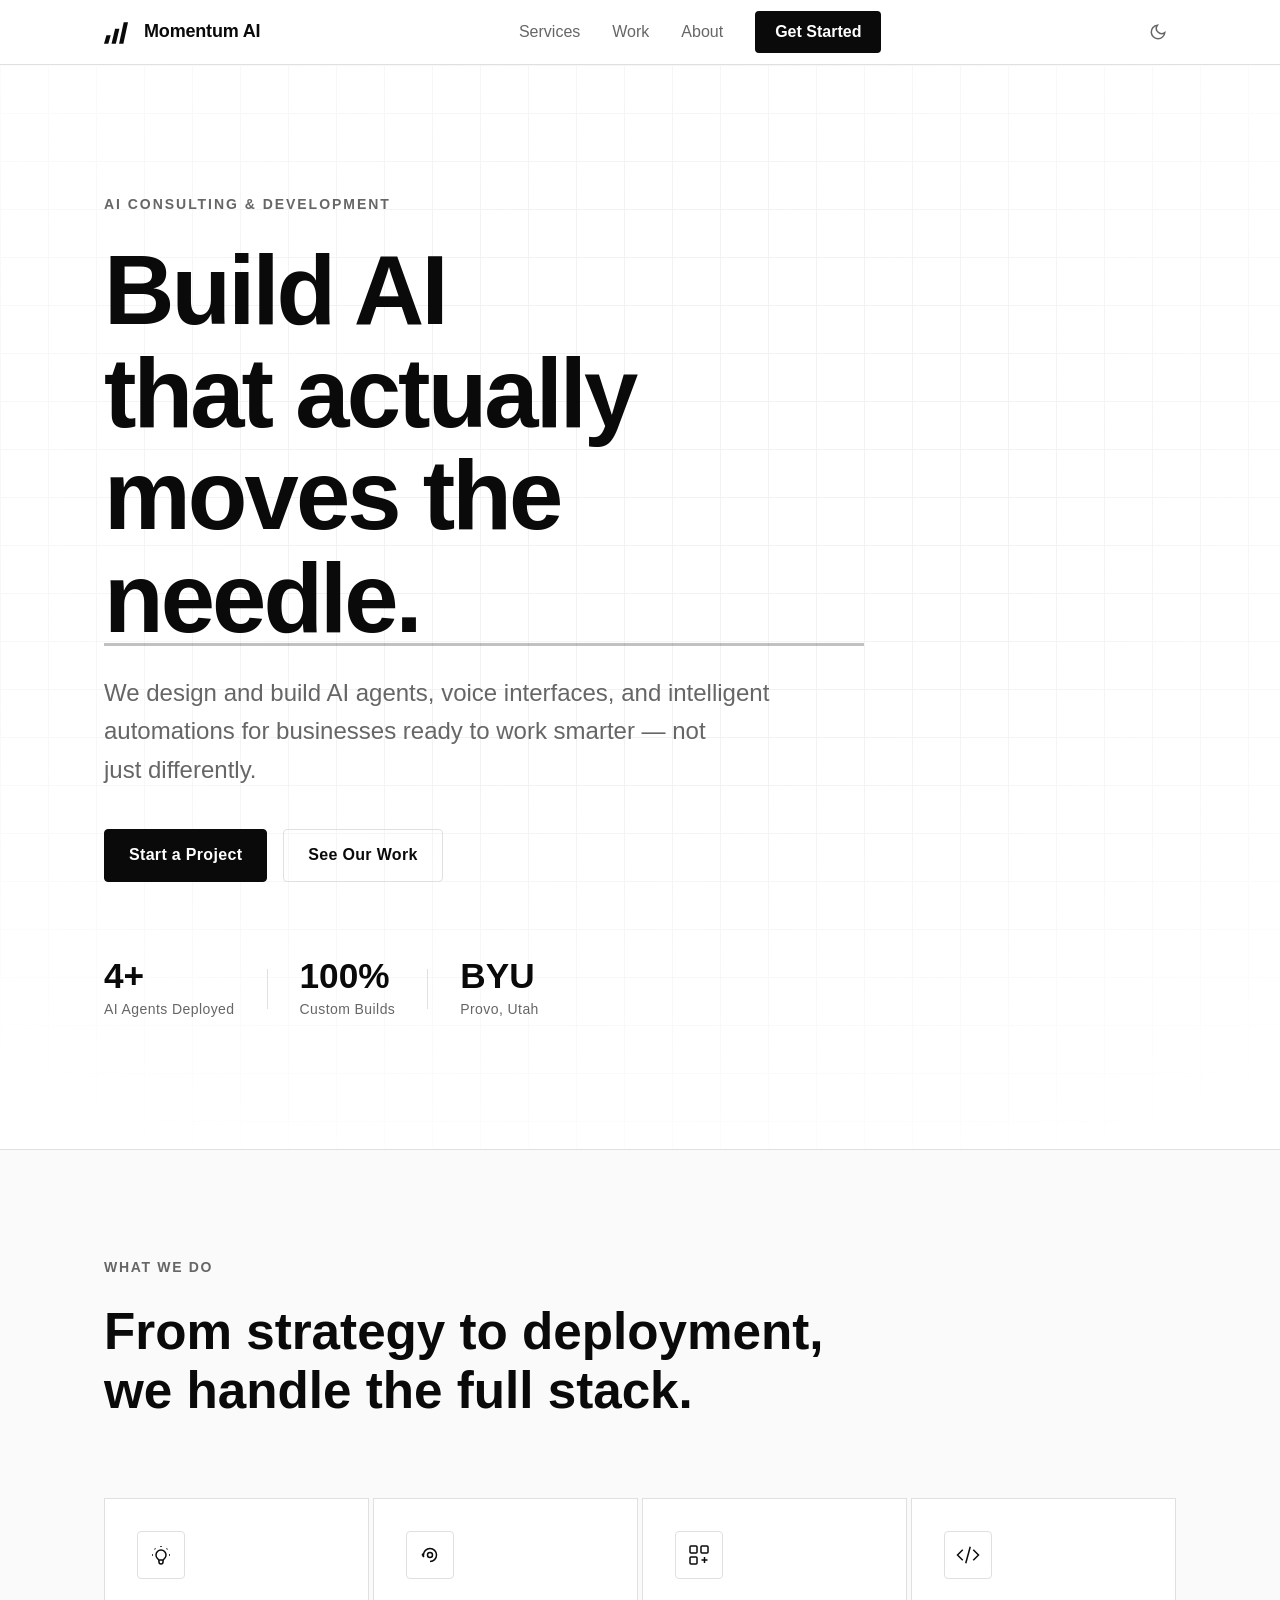
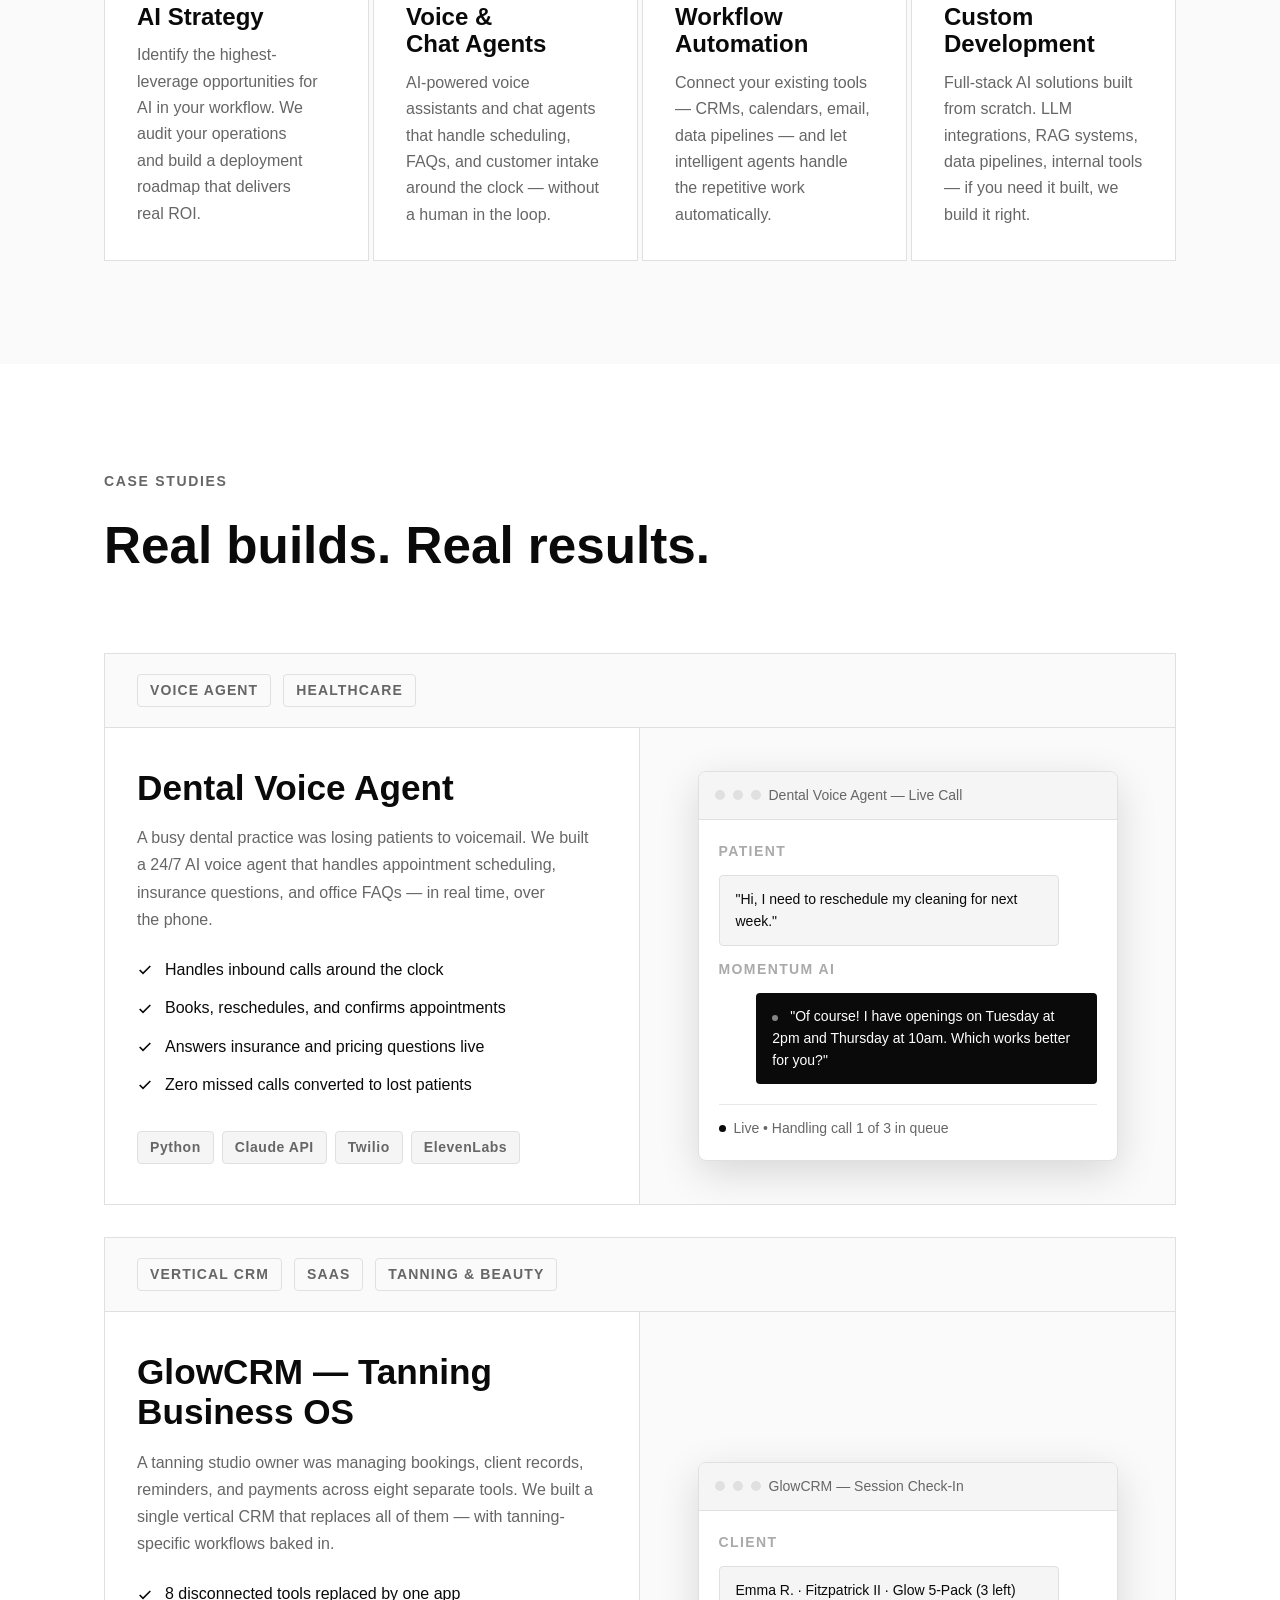
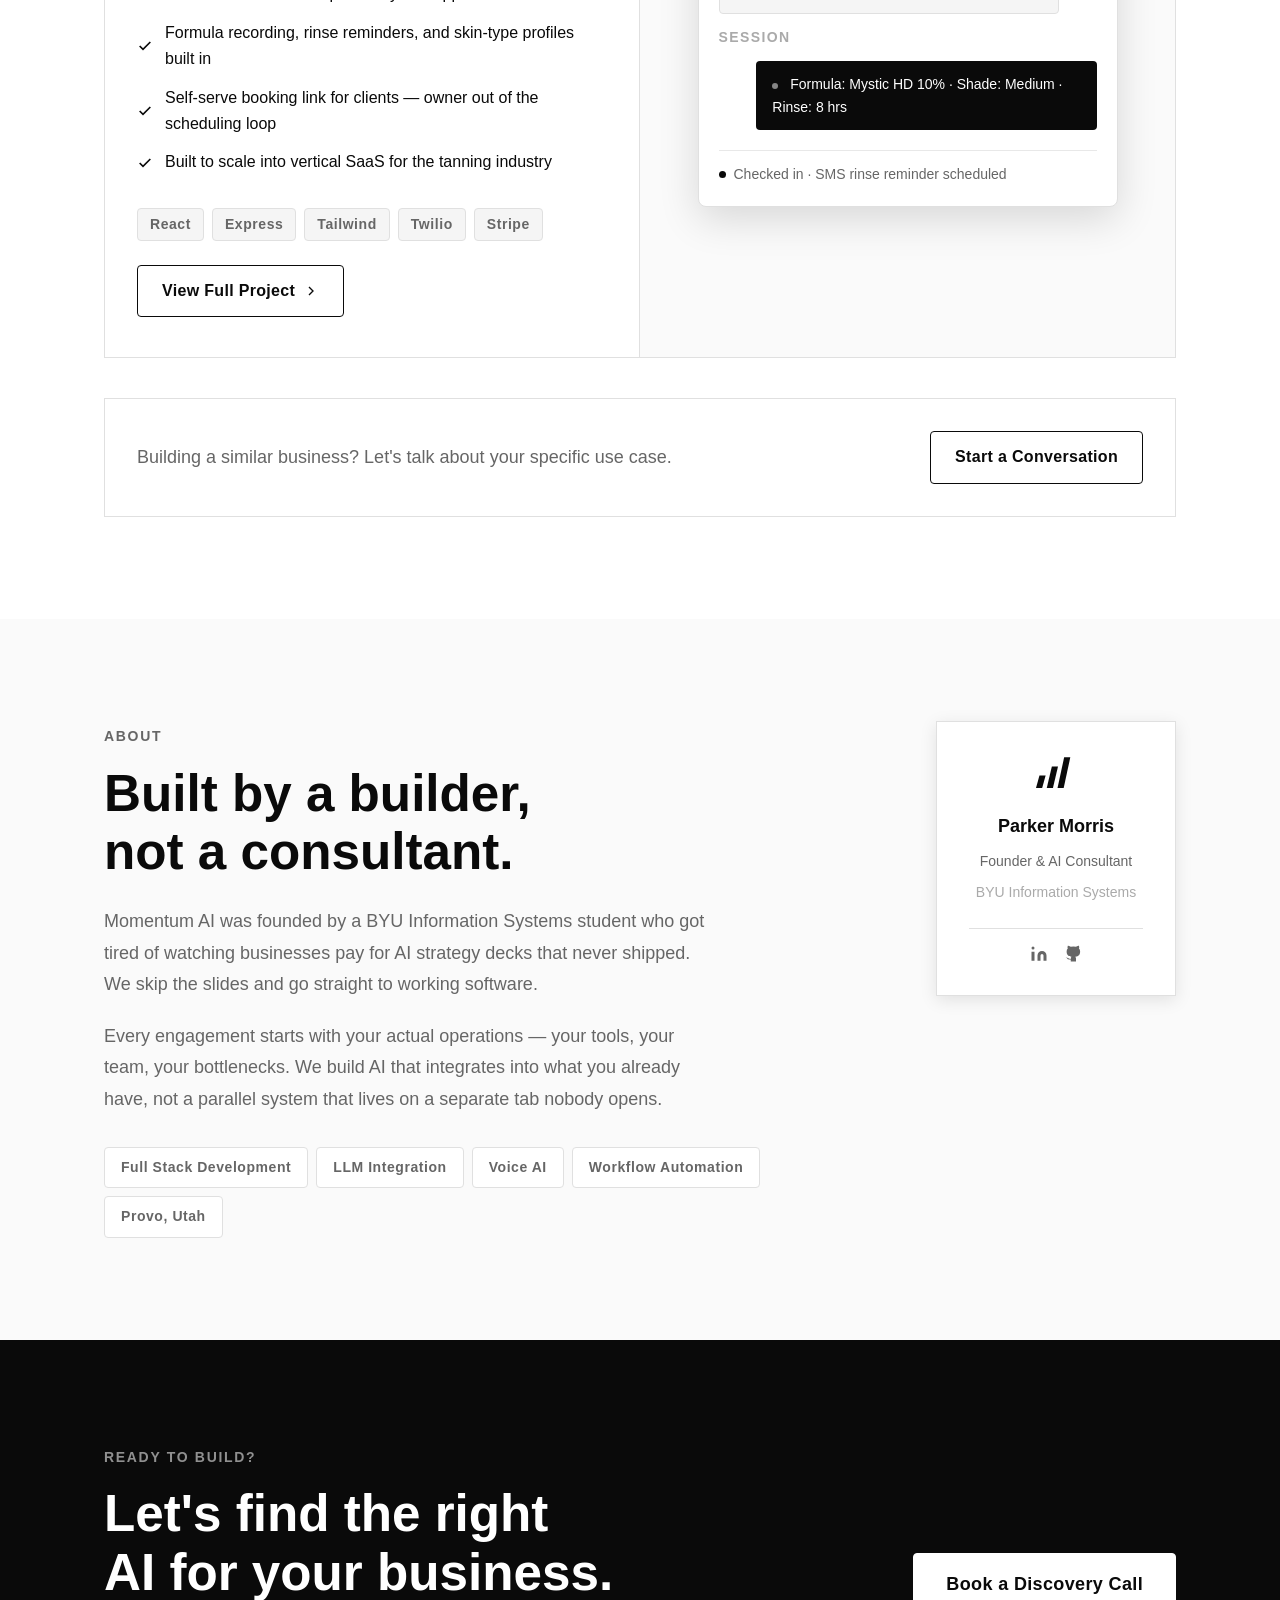
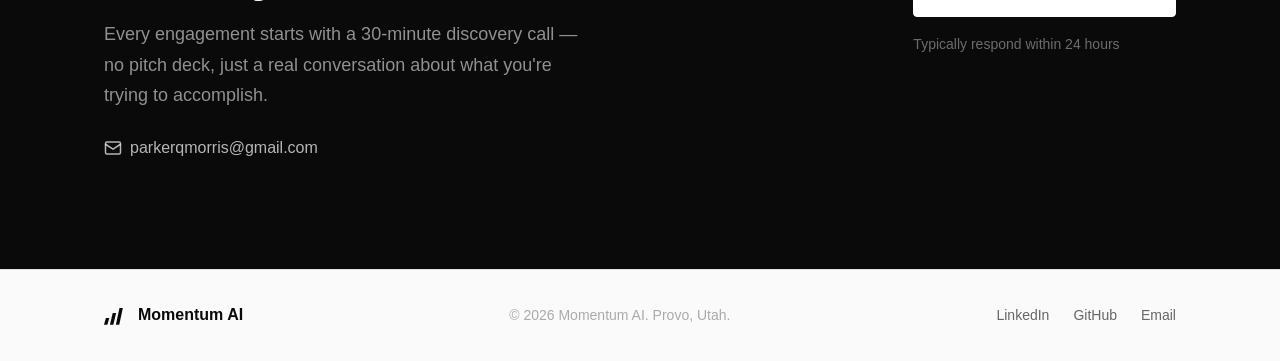
<file: index.html>
<!DOCTYPE html>
<html lang="en" data-theme="light">
<head>
  <meta charset="UTF-8" />
  <meta name="viewport" content="width=device-width, initial-scale=1.0" />
  <title>Momentum AI — AI Consulting & Development</title>
  <meta name="description" content="Momentum AI helps businesses identify, design, and implement AI-driven workflows and automation solutions. Based in Provo, Utah." />
  <meta property="og:title" content="Momentum AI — AI Consulting & Development" />
  <meta property="og:description" content="We build AI agents, voice interfaces, and automation systems that reduce overhead and sharpen decision-making." />
  <meta property="og:type" content="website" />

  <link rel="icon" type="image/svg+xml" href="favicon.svg" />

  <!-- Fonts: Clash Display (display) + Satoshi (body) from Fontshare -->
  <link
    href="https://api.fontshare.com/v2/css?f[]=clash-display@400,500,600,700&f[]=satoshi@300,400,500,700&display=swap"
    rel="stylesheet"
  />

  <link rel="stylesheet" href="style.css" />
</head>
<body>

  <!-- NAV -->
  <header class="nav" id="nav">
    <div class="nav__inner">
      <a href="#" class="nav__logo" aria-label="Momentum AI home">
        <svg width="28" height="24" viewBox="0 0 52 44" fill="none" aria-hidden="true">
          <path d="M 0 44 L 8 44 L 12.5 28 L 4.5 28 Z" fill="currentColor"/>
          <path d="M 14 44 L 22 44 L 28.6 16 L 20.6 16 Z" fill="currentColor"/>
          <path d="M 28 44 L 36 44 L 44.6 4 L 36.6 4 Z" fill="currentColor"/>
        </svg>
        <span class="nav__wordmark">Momentum AI</span>
      </a>

      <nav class="nav__links" aria-label="Main navigation">
        <a href="#services">Services</a>
        <a href="#work">Work</a>
        <a href="#about">About</a>
        <a href="#contact" class="nav__cta">Get Started</a>
      </nav>

      <div class="nav__right">
        <button class="theme-toggle" data-theme-toggle aria-label="Switch to dark mode">
          <svg width="18" height="18" viewBox="0 0 24 24" fill="none" stroke="currentColor" stroke-width="2"><path d="M21 12.79A9 9 0 1 1 11.21 3 7 7 0 0 0 21 12.79z"/></svg>
        </button>
        <button class="nav__hamburger" id="hamburger" aria-label="Open menu" aria-expanded="false">
          <span></span><span></span><span></span>
        </button>
      </div>
    </div>

    <!-- Mobile menu -->
    <div class="nav__mobile" id="mobile-menu" aria-hidden="true">
      <a href="#services">Services</a>
      <a href="#work">Work</a>
      <a href="#about">About</a>
      <a href="#contact">Get Started</a>
    </div>
  </header>

  <main>

    <!-- HERO -->
    <section class="hero" id="home">
      <div class="hero__grid-bg" aria-hidden="true"></div>
      <div class="container hero__content">
        <p class="hero__eyebrow reveal">AI Consulting &amp; Development</p>
        <h1 class="hero__headline reveal">
          Build AI that actually<br/>
          <em>moves the needle.</em>
        </h1>
        <p class="hero__sub reveal">We design and build AI agents, voice interfaces, and intelligent automations for businesses ready to work smarter — not just differently.</p>
        <div class="hero__actions reveal">
          <a href="#contact" class="btn btn--primary">Start a Project</a>
          <a href="#work" class="btn btn--ghost">See Our Work</a>
        </div>
        <div class="hero__stats reveal">
          <div class="stat">
            <span class="stat__num">4+</span>
            <span class="stat__label">AI Agents Deployed</span>
          </div>
          <div class="stat__divider" aria-hidden="true"></div>
          <div class="stat">
            <span class="stat__num">100%</span>
            <span class="stat__label">Custom Builds</span>
          </div>
          <div class="stat__divider" aria-hidden="true"></div>
          <div class="stat">
            <span class="stat__num">BYU</span>
            <span class="stat__label">Provo, Utah</span>
          </div>
        </div>
      </div>

    </section>

    <!-- SERVICES -->
    <section class="services section" id="services">
      <div class="container">
        <div class="section-header reveal">
          <span class="label">What We Do</span>
          <h2>From strategy to deployment,<br/>we handle the full stack.</h2>
        </div>

        <div class="services__grid">
          <div class="service-card reveal">
            <div class="service-card__icon">
              <svg width="24" height="24" viewBox="0 0 24 24" fill="none" stroke="currentColor" stroke-width="1.5">
                <path d="M9.663 17h4.673M12 3v1m6.364 1.636-.707.707M21 12h-1M4 12H3m3.343-5.657-.707-.707m2.828 9.9a5 5 0 1 1 7.072 0l-.548.547A3.374 3.374 0 0 0 14 18.469V19a2 2 0 1 1-4 0v-.531c0-.895-.356-1.754-.988-2.386l-.548-.547z"/>
              </svg>
            </div>
            <h3>AI Strategy</h3>
            <p>Identify the highest-leverage opportunities for AI in your workflow. We audit your operations and build a deployment roadmap that delivers real ROI.</p>
          </div>

          <div class="service-card reveal">
            <div class="service-card__icon">
              <svg width="24" height="24" viewBox="0 0 24 24" fill="none" stroke="currentColor" stroke-width="1.5">
                <path d="M12 18.5A6.5 6.5 0 1 0 5.5 12H4M4 12l2-2M4 12l2 2"/>
                <circle cx="12" cy="12" r="2.5"/>
              </svg>
            </div>
            <h3>Voice &amp; Chat Agents</h3>
            <p>AI-powered voice assistants and chat agents that handle scheduling, FAQs, and customer intake around the clock — without a human in the loop.</p>
          </div>

          <div class="service-card reveal">
            <div class="service-card__icon">
              <svg width="24" height="24" viewBox="0 0 24 24" fill="none" stroke="currentColor" stroke-width="1.5">
                <rect x="3" y="3" width="7" height="7" rx="1"/>
                <rect x="14" y="3" width="7" height="7" rx="1"/>
                <rect x="3" y="14" width="7" height="7" rx="1"/>
                <path d="M17.5 14v3m0 0v3m0-3h-3m3 0h3"/>
              </svg>
            </div>
            <h3>Workflow Automation</h3>
            <p>Connect your existing tools — CRMs, calendars, email, data pipelines — and let intelligent agents handle the repetitive work automatically.</p>
          </div>

          <div class="service-card reveal">
            <div class="service-card__icon">
              <svg width="24" height="24" viewBox="0 0 24 24" fill="none" stroke="currentColor" stroke-width="1.5">
                <path d="M17.25 6.75 22.5 12l-5.25 5.25m-10.5 0L1.5 12l5.25-5.25m7.5-3-4.5 16.5"/>
              </svg>
            </div>
            <h3>Custom Development</h3>
            <p>Full-stack AI solutions built from scratch. LLM integrations, RAG systems, data pipelines, internal tools — if you need it built, we build it right.</p>
          </div>
        </div>
      </div>
    </section>

    <!-- WORK / CASE STUDY -->
    <section class="work section" id="work">
      <div class="container">
        <div class="section-header reveal">
          <span class="label">Case Studies</span>
          <h2>Real builds. Real results.</h2>
        </div>

        <div class="case-study reveal">
          <div class="case-study__meta">
            <span class="case-study__tag">Voice Agent</span>
            <span class="case-study__tag">Healthcare</span>
          </div>
          <div class="case-study__body">
            <div class="case-study__text">
              <h3>Dental Voice Agent</h3>
              <p class="case-study__desc">A busy dental practice was losing patients to voicemail. We built a 24/7 AI voice agent that handles appointment scheduling, insurance questions, and office FAQs — in real time, over the phone.</p>
              <ul class="case-study__results">
                <li>
                  <svg width="16" height="16" viewBox="0 0 24 24" fill="none" stroke="currentColor" stroke-width="2.5"><polyline points="20 6 9 17 4 12"/></svg>
                  Handles inbound calls around the clock
                </li>
                <li>
                  <svg width="16" height="16" viewBox="0 0 24 24" fill="none" stroke="currentColor" stroke-width="2.5"><polyline points="20 6 9 17 4 12"/></svg>
                  Books, reschedules, and confirms appointments
                </li>
                <li>
                  <svg width="16" height="16" viewBox="0 0 24 24" fill="none" stroke="currentColor" stroke-width="2.5"><polyline points="20 6 9 17 4 12"/></svg>
                  Answers insurance and pricing questions live
                </li>
                <li>
                  <svg width="16" height="16" viewBox="0 0 24 24" fill="none" stroke="currentColor" stroke-width="2.5"><polyline points="20 6 9 17 4 12"/></svg>
                  Zero missed calls converted to lost patients
                </li>
              </ul>
              <div class="case-study__stack">
                <span>Python</span>
                <span>Claude API</span>
                <span>Twilio</span>
                <span>ElevenLabs</span>
              </div>
            </div>
            <div class="case-study__visual">
              <div class="case-study__mockup">
                <div class="mockup__header">
                  <div class="mockup__dot"></div>
                  <div class="mockup__dot"></div>
                  <div class="mockup__dot"></div>
                  <span>Dental Voice Agent — Live Call</span>
                </div>
                <div class="mockup__body">
                  <div class="mockup__line mockup__line--label">PATIENT</div>
                  <div class="mockup__bubble mockup__bubble--patient">"Hi, I need to reschedule my cleaning for next week."</div>
                  <div class="mockup__line mockup__line--label">MOMENTUM AI</div>
                  <div class="mockup__bubble mockup__bubble--agent">
                    <span class="mockup__typing-dot"></span>
                    "Of course! I have openings on Tuesday at 2pm and Thursday at 10am. Which works better for you?"
                  </div>
                  <div class="mockup__status">
                    <span class="mockup__pulse"></span> Live • Handling call 1 of 3 in queue
                  </div>
                </div>
              </div>
            </div>
          </div>
        </div>

        <!-- GLOWCRM CASE STUDY -->
        <div class="case-study reveal" style="margin-top: var(--space-8);">
          <div class="case-study__meta">
            <span class="case-study__tag">Vertical CRM</span>
            <span class="case-study__tag">SaaS</span>
            <span class="case-study__tag">Tanning &amp; Beauty</span>
          </div>
          <div class="case-study__body">
            <div class="case-study__text">
              <h3>GlowCRM — Tanning Business OS</h3>
              <p class="case-study__desc">A tanning studio owner was managing bookings, client records, reminders, and payments across eight separate tools. We built a single vertical CRM that replaces all of them — with tanning-specific workflows baked in.</p>
              <ul class="case-study__results">
                <li>
                  <svg width="16" height="16" viewBox="0 0 24 24" fill="none" stroke="currentColor" stroke-width="2.5"><polyline points="20 6 9 17 4 12"/></svg>
                  8 disconnected tools replaced by one app
                </li>
                <li>
                  <svg width="16" height="16" viewBox="0 0 24 24" fill="none" stroke="currentColor" stroke-width="2.5"><polyline points="20 6 9 17 4 12"/></svg>
                  Formula recording, rinse reminders, and skin-type profiles built in
                </li>
                <li>
                  <svg width="16" height="16" viewBox="0 0 24 24" fill="none" stroke="currentColor" stroke-width="2.5"><polyline points="20 6 9 17 4 12"/></svg>
                  Self-serve booking link for clients — owner out of the scheduling loop
                </li>
                <li>
                  <svg width="16" height="16" viewBox="0 0 24 24" fill="none" stroke="currentColor" stroke-width="2.5"><polyline points="20 6 9 17 4 12"/></svg>
                  Built to scale into vertical SaaS for the tanning industry
                </li>
              </ul>
              <div class="case-study__stack">
                <span>React</span>
                <span>Express</span>
                <span>Tailwind</span>
                <span>Twilio</span>
                <span>Stripe</span>
              </div>
              <div style="margin-top: var(--space-6);">
                <a href="glowcrm.html" class="btn btn--outline" style="display:inline-flex;align-items:center;gap:var(--space-2);">
                  View Full Project
                  <svg width="16" height="16" viewBox="0 0 24 24" fill="none" stroke="currentColor" stroke-width="2"><path d="m9 18 6-6-6-6"/></svg>
                </a>
              </div>
            </div>
            <div class="case-study__visual">
              <div class="case-study__mockup">
                <div class="mockup__header">
                  <div class="mockup__dot"></div>
                  <div class="mockup__dot"></div>
                  <div class="mockup__dot"></div>
                  <span>GlowCRM — Session Check-In</span>
                </div>
                <div class="mockup__body">
                  <div class="mockup__line mockup__line--label">CLIENT</div>
                  <div class="mockup__bubble mockup__bubble--patient">Emma R. · Fitzpatrick II · Glow 5-Pack (3 left)</div>
                  <div class="mockup__line mockup__line--label">SESSION</div>
                  <div class="mockup__bubble mockup__bubble--agent">
                    <span class="mockup__typing-dot"></span>
                    Formula: Mystic HD 10% · Shade: Medium · Rinse: 8 hrs
                  </div>
                  <div class="mockup__status">
                    <span class="mockup__pulse"></span> Checked in · SMS rinse reminder scheduled
                  </div>
                </div>
              </div>
            </div>
          </div>
        </div>

        <div class="work__more reveal">
          <p>Building a similar business? Let's talk about your specific use case.</p>
          <a href="#contact" class="btn btn--outline">Start a Conversation</a>
        </div>
      </div>
    </section>

    <!-- ABOUT -->
    <section class="about section" id="about">
      <div class="container about__inner">
        <div class="about__text reveal">
          <span class="label">About</span>
          <h2>Built by a builder,<br/>not a consultant.</h2>
          <p>Momentum AI was founded by a BYU Information Systems student who got tired of watching businesses pay for AI strategy decks that never shipped. We skip the slides and go straight to working software.</p>
          <p>Every engagement starts with your actual operations — your tools, your team, your bottlenecks. We build AI that integrates into what you already have, not a parallel system that lives on a separate tab nobody opens.</p>
          <div class="about__badges">
            <div class="badge">Full Stack Development</div>
            <div class="badge">LLM Integration</div>
            <div class="badge">Voice AI</div>
            <div class="badge">Workflow Automation</div>
            <div class="badge">Provo, Utah</div>
          </div>
        </div>
        <div class="about__figure reveal">
          <div class="about__card">
            <div class="about__card-icon">
              <svg width="40" height="34" viewBox="0 0 52 44" fill="none">
                <path d="M 0 44 L 8 44 L 12.5 28 L 4.5 28 Z" fill="currentColor"/>
                <path d="M 14 44 L 22 44 L 28.6 16 L 20.6 16 Z" fill="currentColor"/>
                <path d="M 28 44 L 36 44 L 44.6 4 L 36.6 4 Z" fill="currentColor"/>
              </svg>
            </div>
            <p class="about__card-name">Parker Morris</p>
            <p class="about__card-title">Founder &amp; AI Consultant</p>
            <p class="about__card-school">BYU Information Systems</p>
            <div class="about__card-links">
              <a href="https://linkedin.com/in/parker-morris11" target="_blank" rel="noopener" aria-label="LinkedIn">
                <svg width="18" height="18" viewBox="0 0 24 24" fill="currentColor"><path d="M16 8a6 6 0 0 1 6 6v7h-4v-7a2 2 0 0 0-2-2 2 2 0 0 0-2 2v7h-4v-7a6 6 0 0 1 6-6z"/><rect x="2" y="9" width="4" height="12"/><circle cx="4" cy="4" r="2"/></svg>
              </a>
              <a href="https://github.com/ParkerMorris11" target="_blank" rel="noopener" aria-label="GitHub">
                <svg width="18" height="18" viewBox="0 0 24 24" fill="currentColor"><path d="M9 19c-5 1.5-5-2.5-7-3m14 6v-3.87a3.37 3.37 0 0 0-.94-2.61c3.14-.35 6.44-1.54 6.44-7A5.44 5.44 0 0 0 20 4.77 5.07 5.07 0 0 0 19.91 1S18.73.65 16 2.48a13.38 13.38 0 0 0-7 0C6.27.65 5.09 1 5.09 1A5.07 5.07 0 0 0 5 4.77a5.44 5.44 0 0 0-1.5 3.78c0 5.42 3.3 6.61 6.44 7A3.37 3.37 0 0 0 9 18.13V22"/></svg>
              </a>
            </div>
          </div>
        </div>
      </div>
    </section>

    <!-- CONTACT -->
    <section class="contact section" id="contact">
      <div class="container">
        <div class="contact__inner reveal">
          <div class="contact__text">
            <span class="label label--inverse">Ready to Build?</span>
            <h2>Let's find the right AI for your business.</h2>
            <p>Every engagement starts with a 30-minute discovery call — no pitch deck, just a real conversation about what you're trying to accomplish.</p>
            <a href="mailto:parkerqmorris@gmail.com" class="contact__email">
              <svg width="18" height="18" viewBox="0 0 24 24" fill="none" stroke="currentColor" stroke-width="2"><rect x="2" y="4" width="20" height="16" rx="2"/><path d="m2 7 10 6.5L22 7"/></svg>
              parkerqmorris@gmail.com
            </a>
          </div>
          <div class="contact__actions">
            <a href="mailto:parkerqmorris@gmail.com?subject=Let%27s%20Build%20Something&body=Hi%20Parker%2C%0A%0AI%27d%20love%20to%20discuss%20an%20AI%20project." class="btn btn--primary btn--large">Book a Discovery Call</a>
            <p class="contact__note">Typically respond within 24 hours</p>
          </div>
        </div>
      </div>
    </section>

  </main>

  <!-- FOOTER -->
  <footer class="footer">
    <div class="container footer__inner">
      <div class="footer__brand">
        <svg width="22" height="19" viewBox="0 0 52 44" fill="none" aria-hidden="true">
          <path d="M 0 44 L 8 44 L 12.5 28 L 4.5 28 Z" fill="currentColor"/>
          <path d="M 14 44 L 22 44 L 28.6 16 L 20.6 16 Z" fill="currentColor"/>
          <path d="M 28 44 L 36 44 L 44.6 4 L 36.6 4 Z" fill="currentColor"/>
        </svg>
        <span>Momentum AI</span>
      </div>
      <p class="footer__copy">&copy; 2026 Momentum AI. Provo, Utah.</p>
      <div class="footer__links">
        <a href="https://linkedin.com/in/parker-morris11" target="_blank" rel="noopener">LinkedIn</a>
        <a href="https://github.com/ParkerMorris11" target="_blank" rel="noopener">GitHub</a>
        <a href="mailto:parkerqmorris@gmail.com">Email</a>
      </div>
    </div>
  </footer>

  <script src="main.js"></script>
</body>
</html>
</file>
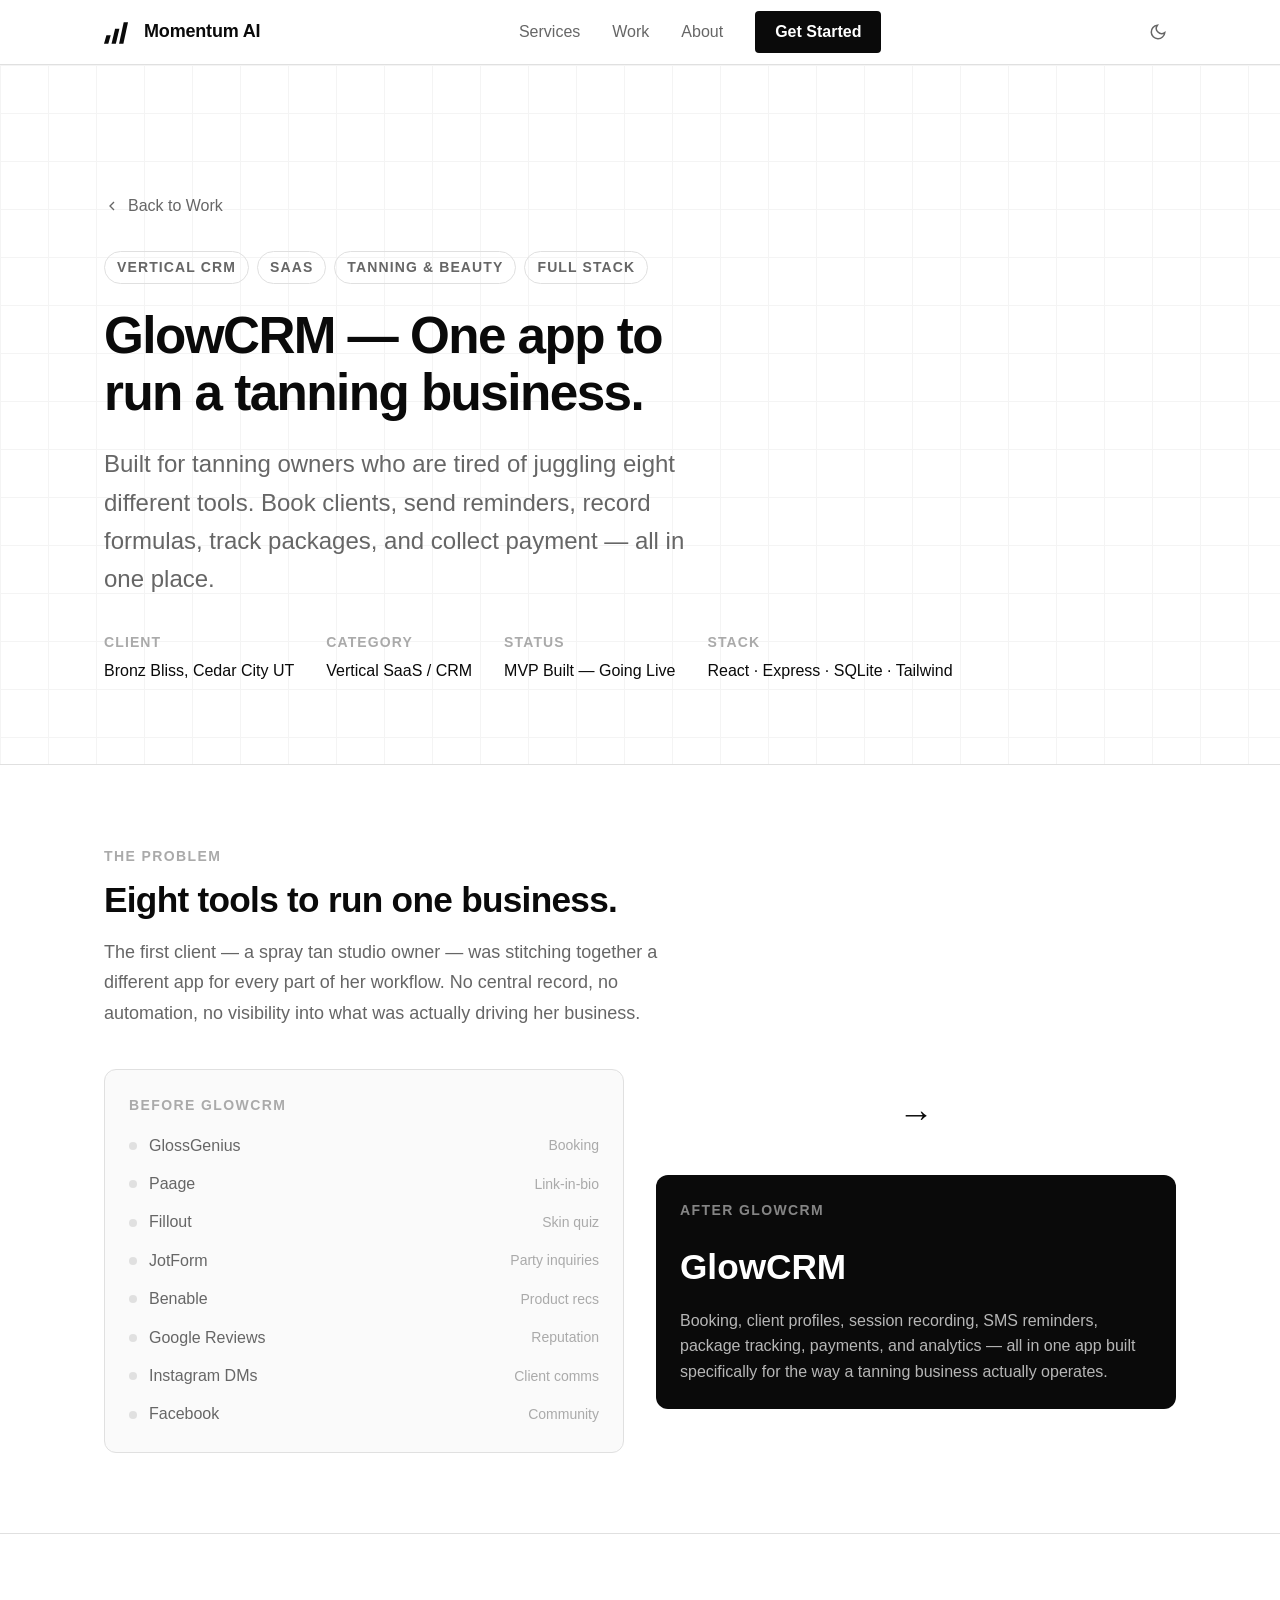
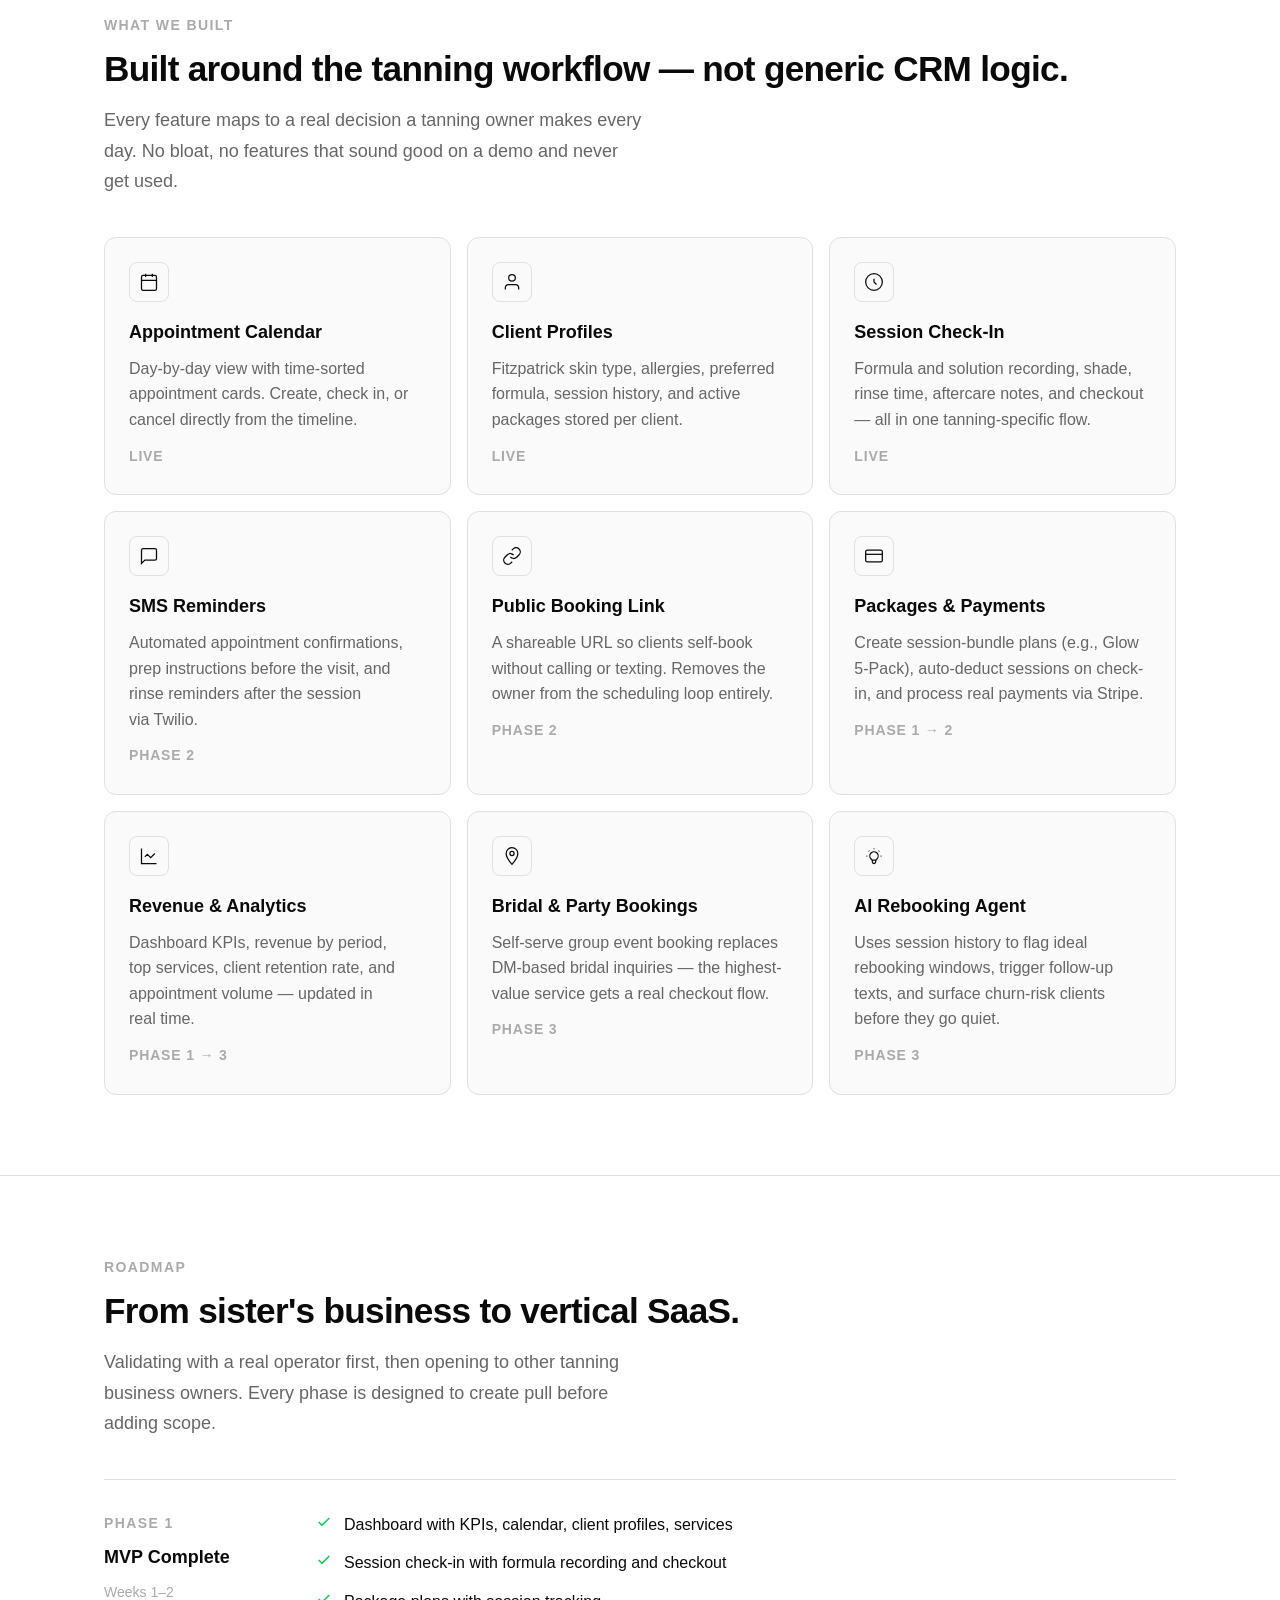
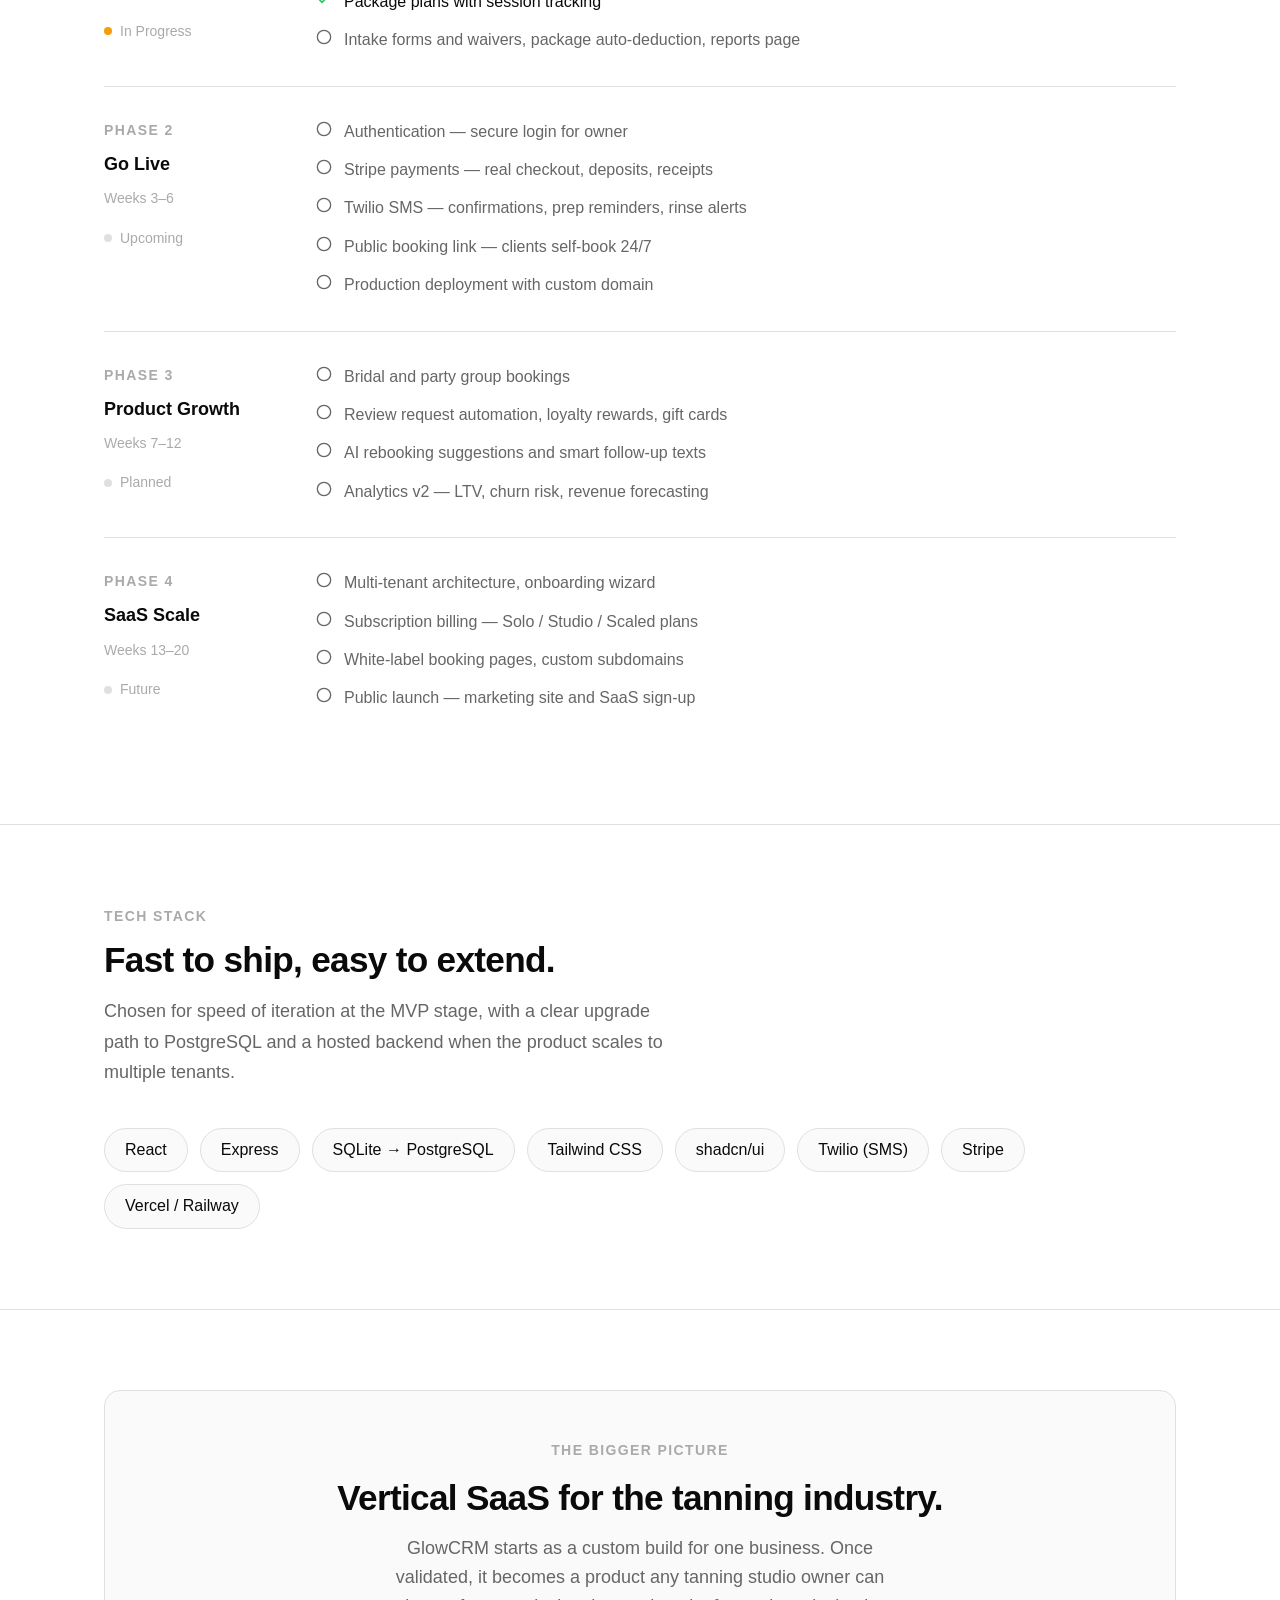
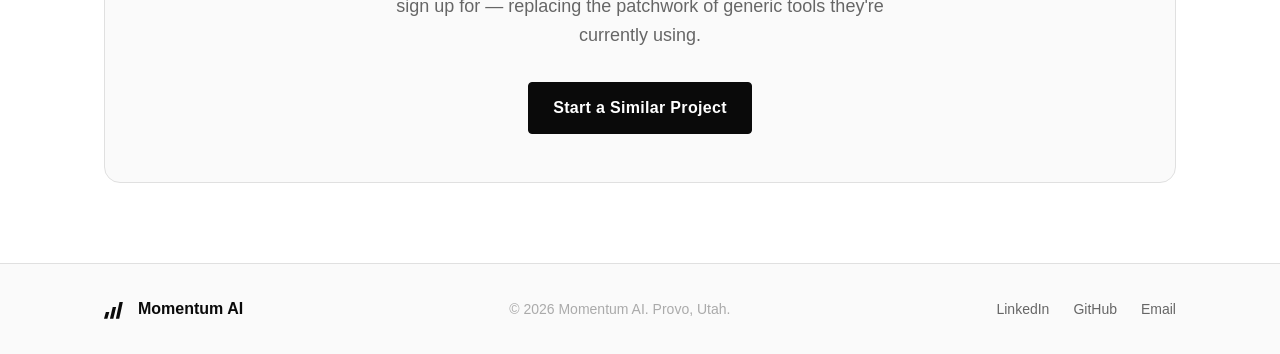
<file: glowcrm.html>
<!DOCTYPE html>
<html lang="en" data-theme="light">
<head>
  <meta charset="UTF-8" />
  <meta name="viewport" content="width=device-width, initial-scale=1.0" />
  <title>GlowCRM — Tanning Business CRM | Momentum AI</title>
  <meta name="description" content="A vertical CRM built for tanning business owners. Appointments, client profiles, session tracking, SMS reminders, packages, and payments in one place." />

  <link rel="icon" type="image/svg+xml" href="favicon.svg" />
  <link
    href="https://api.fontshare.com/v2/css?f[]=clash-display@400,500,600,700&f[]=satoshi@300,400,500,700&display=swap"
    rel="stylesheet"
  />
  <link rel="stylesheet" href="style.css" />

  <style>
    /* ---- Project Page Extras ---- */
    .project-hero {
      padding: var(--space-32) 0 var(--space-20);
      border-bottom: 1px solid var(--color-border);
      position: relative;
      overflow: hidden;
    }
    .project-hero__grid-bg {
      position: absolute;
      inset: 0;
      background-image:
        linear-gradient(var(--color-border) 1px, transparent 1px),
        linear-gradient(90deg, var(--color-border) 1px, transparent 1px);
      background-size: 48px 48px;
      opacity: 0.35;
      pointer-events: none;
    }
    .project-hero__inner {
      position: relative;
      z-index: 1;
    }
    .project-hero__back {
      display: inline-flex;
      align-items: center;
      gap: var(--space-2);
      font-family: var(--font-body);
      font-size: var(--text-sm);
      color: var(--color-text-muted);
      text-decoration: none;
      margin-bottom: var(--space-8);
      transition: color var(--transition);
    }
    .project-hero__back:hover { color: var(--color-text); }
    .project-hero__tags {
      display: flex;
      gap: var(--space-2);
      flex-wrap: wrap;
      margin-bottom: var(--space-6);
    }
    .project-hero__tag {
      font-family: var(--font-body);
      font-size: var(--text-xs);
      font-weight: 600;
      letter-spacing: 0.08em;
      text-transform: uppercase;
      padding: var(--space-1) var(--space-3);
      border: 1px solid var(--color-border);
      border-radius: var(--radius-full);
      color: var(--color-text-muted);
    }
    .project-hero__headline {
      font-family: var(--font-display);
      font-size: var(--text-2xl);
      font-weight: 700;
      line-height: 1.1;
      letter-spacing: -0.03em;
      color: var(--color-text);
      max-width: 760px;
      margin-bottom: var(--space-6);
    }
    .project-hero__sub {
      font-family: var(--font-body);
      font-size: var(--text-lg);
      color: var(--color-text-muted);
      max-width: 620px;
      line-height: 1.6;
      margin-bottom: var(--space-8);
    }
    .project-hero__meta {
      display: flex;
      gap: var(--space-8);
      flex-wrap: wrap;
    }
    .project-meta-item {
      display: flex;
      flex-direction: column;
      gap: var(--space-1);
    }
    .project-meta-item__label {
      font-family: var(--font-body);
      font-size: var(--text-xs);
      font-weight: 600;
      letter-spacing: 0.08em;
      text-transform: uppercase;
      color: var(--color-text-faint);
    }
    .project-meta-item__value {
      font-family: var(--font-body);
      font-size: var(--text-sm);
      font-weight: 500;
      color: var(--color-text);
    }

    /* ---- Problem section ---- */
    .problem-grid {
      display: grid;
      grid-template-columns: 1fr 1fr;
      gap: var(--space-8);
      align-items: start;
    }
    @media (max-width: 700px) {
      .problem-grid { grid-template-columns: 1fr; }
    }
    .tool-chaos {
      background: var(--color-surface);
      border: 1px solid var(--color-border);
      border-radius: var(--radius-lg);
      padding: var(--space-6);
    }
    .tool-chaos__title {
      font-family: var(--font-body);
      font-size: var(--text-xs);
      font-weight: 700;
      letter-spacing: 0.1em;
      text-transform: uppercase;
      color: var(--color-text-faint);
      margin-bottom: var(--space-4);
    }
    .tool-list {
      list-style: none;
      padding: 0;
      margin: 0;
      display: flex;
      flex-direction: column;
      gap: var(--space-3);
    }
    .tool-list li {
      display: flex;
      align-items: center;
      gap: var(--space-3);
      font-family: var(--font-body);
      font-size: var(--text-sm);
      color: var(--color-text-muted);
    }
    .tool-list li .tool-dot {
      width: 8px;
      height: 8px;
      border-radius: var(--radius-full);
      background: var(--color-border);
      flex-shrink: 0;
    }
    .tool-list li .tool-purpose {
      font-size: var(--text-xs);
      color: var(--color-text-faint);
      margin-left: auto;
    }
    .tool-arrow {
      display: flex;
      align-items: center;
      justify-content: center;
      font-family: var(--font-display);
      font-size: var(--text-xl);
      font-weight: 700;
      color: var(--color-text);
      padding: var(--space-4) 0;
    }
    .tool-result {
      background: var(--color-primary);
      color: var(--color-text-inverse);
      border-radius: var(--radius-lg);
      padding: var(--space-6);
    }
    .tool-result__title {
      font-family: var(--font-body);
      font-size: var(--text-xs);
      font-weight: 700;
      letter-spacing: 0.1em;
      text-transform: uppercase;
      opacity: 0.5;
      margin-bottom: var(--space-4);
    }
    .tool-result__app {
      font-family: var(--font-display);
      font-size: var(--text-xl);
      font-weight: 700;
      margin-bottom: var(--space-3);
    }
    .tool-result__desc {
      font-family: var(--font-body);
      font-size: var(--text-sm);
      opacity: 0.7;
      line-height: 1.6;
    }

    /* ---- Features ---- */
    .features-grid {
      display: grid;
      grid-template-columns: repeat(3, 1fr);
      gap: var(--space-4);
    }
    @media (max-width: 900px) {
      .features-grid { grid-template-columns: repeat(2, 1fr); }
    }
    @media (max-width: 580px) {
      .features-grid { grid-template-columns: 1fr; }
    }
    .feature-card {
      background: var(--color-surface);
      border: 1px solid var(--color-border);
      border-radius: var(--radius-lg);
      padding: var(--space-6);
      transition: border-color var(--transition), box-shadow var(--transition);
    }
    .feature-card:hover {
      border-color: var(--color-primary);
      box-shadow: var(--shadow-md);
    }
    .feature-card__icon {
      width: 40px;
      height: 40px;
      border: 1px solid var(--color-border);
      border-radius: var(--radius-md);
      display: flex;
      align-items: center;
      justify-content: center;
      margin-bottom: var(--space-4);
      color: var(--color-text);
    }
    .feature-card__name {
      font-family: var(--font-display);
      font-size: var(--text-base);
      font-weight: 600;
      color: var(--color-text);
      margin-bottom: var(--space-2);
    }
    .feature-card__desc {
      font-family: var(--font-body);
      font-size: var(--text-sm);
      color: var(--color-text-muted);
      line-height: 1.6;
    }
    .feature-card__phase {
      display: inline-block;
      margin-top: var(--space-3);
      font-family: var(--font-body);
      font-size: var(--text-xs);
      font-weight: 600;
      letter-spacing: 0.06em;
      text-transform: uppercase;
      color: var(--color-text-faint);
    }

    /* ---- Roadmap timeline ---- */
    .roadmap-timeline {
      display: flex;
      flex-direction: column;
      gap: 0;
    }
    .roadmap-phase {
      display: grid;
      grid-template-columns: 180px 1fr;
      gap: var(--space-8);
      padding: var(--space-8) 0;
      border-top: 1px solid var(--color-border);
    }
    @media (max-width: 640px) {
      .roadmap-phase { grid-template-columns: 1fr; gap: var(--space-4); }
    }
    .roadmap-phase__label {
      display: flex;
      flex-direction: column;
      gap: var(--space-2);
    }
    .roadmap-phase__num {
      font-family: var(--font-display);
      font-size: var(--text-xs);
      font-weight: 700;
      letter-spacing: 0.1em;
      text-transform: uppercase;
      color: var(--color-text-faint);
    }
    .roadmap-phase__name {
      font-family: var(--font-display);
      font-size: var(--text-base);
      font-weight: 700;
      color: var(--color-text);
    }
    .roadmap-phase__timeline {
      font-family: var(--font-body);
      font-size: var(--text-xs);
      color: var(--color-text-faint);
    }
    .roadmap-phase__badge {
      display: inline-flex;
      align-items: center;
      gap: var(--space-2);
      margin-top: var(--space-2);
    }
    .roadmap-phase__badge-dot {
      width: 8px;
      height: 8px;
      border-radius: 50%;
      background: var(--color-border);
    }
    .roadmap-phase__badge-dot--active { background: #22c55e; }
    .roadmap-phase__badge-dot--building { background: #f59e0b; }
    .roadmap-phase__badge-text {
      font-family: var(--font-body);
      font-size: var(--text-xs);
      color: var(--color-text-faint);
    }
    .roadmap-phase__items {
      display: flex;
      flex-direction: column;
      gap: var(--space-3);
    }
    .roadmap-item {
      display: flex;
      align-items: flex-start;
      gap: var(--space-3);
      font-family: var(--font-body);
      font-size: var(--text-sm);
      color: var(--color-text-muted);
    }
    .roadmap-item svg { flex-shrink: 0; margin-top: 2px; }
    .roadmap-item--done { color: var(--color-text); }
    .roadmap-item--done svg { color: #22c55e; }

    /* ---- Stack ---- */
    .stack-grid {
      display: flex;
      flex-wrap: wrap;
      gap: var(--space-3);
    }
    .stack-pill {
      font-family: var(--font-body);
      font-size: var(--text-sm);
      font-weight: 500;
      padding: var(--space-2) var(--space-5);
      border: 1px solid var(--color-border);
      border-radius: var(--radius-full);
      color: var(--color-text);
      background: var(--color-surface);
    }

    /* ---- Vision CTA ---- */
    .vision-block {
      background: var(--color-surface);
      border: 1px solid var(--color-border);
      border-radius: var(--radius-xl);
      padding: var(--space-12);
      text-align: center;
    }
    .vision-block__eyebrow {
      font-family: var(--font-body);
      font-size: var(--text-xs);
      font-weight: 700;
      letter-spacing: 0.1em;
      text-transform: uppercase;
      color: var(--color-text-faint);
      margin-bottom: var(--space-4);
    }
    .vision-block__headline {
      font-family: var(--font-display);
      font-size: var(--text-xl);
      font-weight: 700;
      letter-spacing: -0.02em;
      color: var(--color-text);
      margin-bottom: var(--space-4);
    }
    .vision-block__desc {
      font-family: var(--font-body);
      font-size: var(--text-base);
      color: var(--color-text-muted);
      max-width: 520px;
      margin: 0 auto var(--space-8);
      line-height: 1.6;
    }

    /* ---- Project section spacing ---- */
    .project-section {
      padding: var(--space-20) 0;
      border-bottom: 1px solid var(--color-border);
    }
    .project-section:last-of-type { border-bottom: none; }
    .project-section__header {
      margin-bottom: var(--space-10);
    }
    .project-section__eyebrow {
      font-family: var(--font-body);
      font-size: var(--text-xs);
      font-weight: 700;
      letter-spacing: 0.1em;
      text-transform: uppercase;
      color: var(--color-text-faint);
      margin-bottom: var(--space-3);
    }
    .project-section__title {
      font-family: var(--font-display);
      font-size: var(--text-xl);
      font-weight: 700;
      letter-spacing: -0.02em;
      color: var(--color-text);
      margin-bottom: var(--space-4);
    }
    .project-section__sub {
      font-family: var(--font-body);
      font-size: var(--text-base);
      color: var(--color-text-muted);
      max-width: 560px;
      line-height: 1.7;
    }
  </style>
</head>
<body>

  <!-- NAV -->
  <header class="nav" id="nav">
    <div class="nav__inner">
      <a href="index.html" class="nav__logo" aria-label="Momentum AI home">
        <svg width="28" height="24" viewBox="0 0 52 44" fill="none" aria-hidden="true">
          <path d="M 0 44 L 8 44 L 12.5 28 L 4.5 28 Z" fill="currentColor"/>
          <path d="M 14 44 L 22 44 L 28.6 16 L 20.6 16 Z" fill="currentColor"/>
          <path d="M 28 44 L 36 44 L 44.6 4 L 36.6 4 Z" fill="currentColor"/>
        </svg>
        <span class="nav__wordmark">Momentum AI</span>
      </a>

      <nav class="nav__links" aria-label="Main navigation">
        <a href="index.html#services">Services</a>
        <a href="index.html#work">Work</a>
        <a href="index.html#about">About</a>
        <a href="index.html#contact" class="nav__cta">Get Started</a>
      </nav>

      <div class="nav__right">
        <button class="theme-toggle" data-theme-toggle aria-label="Switch to dark mode">
          <svg width="18" height="18" viewBox="0 0 24 24" fill="none" stroke="currentColor" stroke-width="2"><path d="M21 12.79A9 9 0 1 1 11.21 3 7 7 0 0 0 21 12.79z"/></svg>
        </button>
        <button class="nav__hamburger" id="hamburger" aria-label="Open menu" aria-expanded="false">
          <span></span><span></span><span></span>
        </button>
      </div>
    </div>

    <div class="nav__mobile" id="mobile-menu" aria-hidden="true">
      <a href="index.html#services">Services</a>
      <a href="index.html#work">Work</a>
      <a href="index.html#about">About</a>
      <a href="index.html#contact">Get Started</a>
    </div>
  </header>

  <main>

    <!-- PROJECT HERO -->
    <section class="project-hero">
      <div class="project-hero__grid-bg" aria-hidden="true"></div>
      <div class="container project-hero__inner">
        <a href="index.html#work" class="project-hero__back reveal">
          <svg width="16" height="16" viewBox="0 0 24 24" fill="none" stroke="currentColor" stroke-width="2"><path d="m15 18-6-6 6-6"/></svg>
          Back to Work
        </a>

        <div class="project-hero__tags reveal">
          <span class="project-hero__tag">Vertical CRM</span>
          <span class="project-hero__tag">SaaS</span>
          <span class="project-hero__tag">Tanning &amp; Beauty</span>
          <span class="project-hero__tag">Full Stack</span>
        </div>

        <h1 class="project-hero__headline reveal">
          GlowCRM — One app to run a tanning business.
        </h1>
        <p class="project-hero__sub reveal">
          Built for tanning owners who are tired of juggling eight different tools. Book clients, send reminders, record formulas, track packages, and collect payment — all in one place.
        </p>

        <div class="project-hero__meta reveal">
          <div class="project-meta-item">
            <span class="project-meta-item__label">Client</span>
            <span class="project-meta-item__value">Bronz Bliss, Cedar City UT</span>
          </div>
          <div class="project-meta-item">
            <span class="project-meta-item__label">Category</span>
            <span class="project-meta-item__value">Vertical SaaS / CRM</span>
          </div>
          <div class="project-meta-item">
            <span class="project-meta-item__label">Status</span>
            <span class="project-meta-item__value">MVP Built — Going Live</span>
          </div>
          <div class="project-meta-item">
            <span class="project-meta-item__label">Stack</span>
            <span class="project-meta-item__value">React · Express · SQLite · Tailwind</span>
          </div>
        </div>
      </div>
    </section>

    <!-- THE PROBLEM -->
    <section class="project-section">
      <div class="container">
        <div class="project-section__header reveal">
          <p class="project-section__eyebrow">The Problem</p>
          <h2 class="project-section__title">Eight tools to run one business.</h2>
          <p class="project-section__sub">
            The first client — a spray tan studio owner — was stitching together a different app for every part of her workflow. No central record, no automation, no visibility into what was actually driving her business.
          </p>
        </div>

        <div class="problem-grid reveal">
          <div class="tool-chaos">
            <p class="tool-chaos__title">Before GlowCRM</p>
            <ul class="tool-list">
              <li><span class="tool-dot"></span> GlossGenius <span class="tool-purpose">Booking</span></li>
              <li><span class="tool-dot"></span> Paage <span class="tool-purpose">Link-in-bio</span></li>
              <li><span class="tool-dot"></span> Fillout <span class="tool-purpose">Skin quiz</span></li>
              <li><span class="tool-dot"></span> JotForm <span class="tool-purpose">Party inquiries</span></li>
              <li><span class="tool-dot"></span> Benable <span class="tool-purpose">Product recs</span></li>
              <li><span class="tool-dot"></span> Google Reviews <span class="tool-purpose">Reputation</span></li>
              <li><span class="tool-dot"></span> Instagram DMs <span class="tool-purpose">Client comms</span></li>
              <li><span class="tool-dot"></span> Facebook <span class="tool-purpose">Community</span></li>
            </ul>
          </div>

          <div style="display: flex; flex-direction: column; gap: var(--space-4);">
            <div class="tool-arrow">→</div>
            <div class="tool-result">
              <p class="tool-result__title">After GlowCRM</p>
              <p class="tool-result__app">GlowCRM</p>
              <p class="tool-result__desc">Booking, client profiles, session recording, SMS reminders, package tracking, payments, and analytics — all in one app built specifically for the way a tanning business actually operates.</p>
            </div>
          </div>
        </div>
      </div>
    </section>

    <!-- FEATURES -->
    <section class="project-section">
      <div class="container">
        <div class="project-section__header reveal">
          <p class="project-section__eyebrow">What We Built</p>
          <h2 class="project-section__title">Built around the tanning workflow — not generic CRM logic.</h2>
          <p class="project-section__sub">
            Every feature maps to a real decision a tanning owner makes every day. No bloat, no features that sound good on a demo and never get used.
          </p>
        </div>

        <div class="features-grid">

          <div class="feature-card reveal">
            <div class="feature-card__icon">
              <svg width="20" height="20" viewBox="0 0 24 24" fill="none" stroke="currentColor" stroke-width="1.5">
                <rect x="3" y="4" width="18" height="18" rx="2"/><path d="M16 2v4M8 2v4M3 10h18"/>
              </svg>
            </div>
            <p class="feature-card__name">Appointment Calendar</p>
            <p class="feature-card__desc">Day-by-day view with time-sorted appointment cards. Create, check in, or cancel directly from the timeline.</p>
            <span class="feature-card__phase">Live</span>
          </div>

          <div class="feature-card reveal">
            <div class="feature-card__icon">
              <svg width="20" height="20" viewBox="0 0 24 24" fill="none" stroke="currentColor" stroke-width="1.5">
                <path d="M20 21v-2a4 4 0 0 0-4-4H8a4 4 0 0 0-4 4v2"/><circle cx="12" cy="7" r="4"/>
              </svg>
            </div>
            <p class="feature-card__name">Client Profiles</p>
            <p class="feature-card__desc">Fitzpatrick skin type, allergies, preferred formula, session history, and active packages stored per client.</p>
            <span class="feature-card__phase">Live</span>
          </div>

          <div class="feature-card reveal">
            <div class="feature-card__icon">
              <svg width="20" height="20" viewBox="0 0 24 24" fill="none" stroke="currentColor" stroke-width="1.5">
                <path d="M12 2a10 10 0 1 0 0 20A10 10 0 0 0 12 2z"/><path d="M12 8v4l3 3"/>
              </svg>
            </div>
            <p class="feature-card__name">Session Check-In</p>
            <p class="feature-card__desc">Formula and solution recording, shade, rinse time, aftercare notes, and checkout — all in one tanning-specific flow.</p>
            <span class="feature-card__phase">Live</span>
          </div>

          <div class="feature-card reveal">
            <div class="feature-card__icon">
              <svg width="20" height="20" viewBox="0 0 24 24" fill="none" stroke="currentColor" stroke-width="1.5">
                <path d="M21 15a2 2 0 0 1-2 2H7l-4 4V5a2 2 0 0 1 2-2h14a2 2 0 0 1 2 2z"/>
              </svg>
            </div>
            <p class="feature-card__name">SMS Reminders</p>
            <p class="feature-card__desc">Automated appointment confirmations, prep instructions before the visit, and rinse reminders after the session via Twilio.</p>
            <span class="feature-card__phase">Phase 2</span>
          </div>

          <div class="feature-card reveal">
            <div class="feature-card__icon">
              <svg width="20" height="20" viewBox="0 0 24 24" fill="none" stroke="currentColor" stroke-width="1.5">
                <path d="M10 13a5 5 0 0 0 7.54.54l3-3a5 5 0 0 0-7.07-7.07l-1.72 1.71"/><path d="M14 11a5 5 0 0 0-7.54-.54l-3 3a5 5 0 0 0 7.07 7.07l1.71-1.71"/>
              </svg>
            </div>
            <p class="feature-card__name">Public Booking Link</p>
            <p class="feature-card__desc">A shareable URL so clients self-book without calling or texting. Removes the owner from the scheduling loop entirely.</p>
            <span class="feature-card__phase">Phase 2</span>
          </div>

          <div class="feature-card reveal">
            <div class="feature-card__icon">
              <svg width="20" height="20" viewBox="0 0 24 24" fill="none" stroke="currentColor" stroke-width="1.5">
                <rect x="2" y="5" width="20" height="14" rx="2"/><path d="M2 10h20"/>
              </svg>
            </div>
            <p class="feature-card__name">Packages &amp; Payments</p>
            <p class="feature-card__desc">Create session-bundle plans (e.g., Glow 5-Pack), auto-deduct sessions on check-in, and process real payments via Stripe.</p>
            <span class="feature-card__phase">Phase 1 → 2</span>
          </div>

          <div class="feature-card reveal">
            <div class="feature-card__icon">
              <svg width="20" height="20" viewBox="0 0 24 24" fill="none" stroke="currentColor" stroke-width="1.5">
                <path d="M3 3v18h18"/><path d="m19 9-5 5-4-4-3 3"/>
              </svg>
            </div>
            <p class="feature-card__name">Revenue &amp; Analytics</p>
            <p class="feature-card__desc">Dashboard KPIs, revenue by period, top services, client retention rate, and appointment volume — updated in real time.</p>
            <span class="feature-card__phase">Phase 1 → 3</span>
          </div>

          <div class="feature-card reveal">
            <div class="feature-card__icon">
              <svg width="20" height="20" viewBox="0 0 24 24" fill="none" stroke="currentColor" stroke-width="1.5">
                <path d="M12 2a7 7 0 0 1 7 7c0 5-7 13-7 13S5 14 5 9a7 7 0 0 1 7-7z"/><circle cx="12" cy="9" r="2.5"/>
              </svg>
            </div>
            <p class="feature-card__name">Bridal &amp; Party Bookings</p>
            <p class="feature-card__desc">Self-serve group event booking replaces DM-based bridal inquiries — the highest-value service gets a real checkout flow.</p>
            <span class="feature-card__phase">Phase 3</span>
          </div>

          <div class="feature-card reveal">
            <div class="feature-card__icon">
              <svg width="20" height="20" viewBox="0 0 24 24" fill="none" stroke="currentColor" stroke-width="1.5">
                <path d="M9.663 17h4.673M12 3v1m6.364 1.636-.707.707M21 12h-1M4 12H3m3.343-5.657-.707-.707m2.828 9.9a5 5 0 1 1 7.072 0l-.548.547A3.374 3.374 0 0 0 14 18.469V19a2 2 0 1 1-4 0v-.531c0-.895-.356-1.754-.988-2.386l-.548-.547z"/>
              </svg>
            </div>
            <p class="feature-card__name">AI Rebooking Agent</p>
            <p class="feature-card__desc">Uses session history to flag ideal rebooking windows, trigger follow-up texts, and surface churn-risk clients before they go quiet.</p>
            <span class="feature-card__phase">Phase 3</span>
          </div>

        </div>
      </div>
    </section>

    <!-- ROADMAP -->
    <section class="project-section">
      <div class="container">
        <div class="project-section__header reveal">
          <p class="project-section__eyebrow">Roadmap</p>
          <h2 class="project-section__title">From sister's business to vertical SaaS.</h2>
          <p class="project-section__sub">
            Validating with a real operator first, then opening to other tanning business owners. Every phase is designed to create pull before adding scope.
          </p>
        </div>

        <div class="roadmap-timeline">

          <div class="roadmap-phase reveal">
            <div class="roadmap-phase__label">
              <span class="roadmap-phase__num">Phase 1</span>
              <span class="roadmap-phase__name">MVP Complete</span>
              <span class="roadmap-phase__timeline">Weeks 1–2</span>
              <span class="roadmap-phase__badge">
                <span class="roadmap-phase__badge-dot roadmap-phase__badge-dot--building"></span>
                <span class="roadmap-phase__badge-text">In Progress</span>
              </span>
            </div>
            <div class="roadmap-phase__items">
              <div class="roadmap-item roadmap-item--done">
                <svg width="16" height="16" viewBox="0 0 24 24" fill="none" stroke="currentColor" stroke-width="2.5"><polyline points="20 6 9 17 4 12"/></svg>
                Dashboard with KPIs, calendar, client profiles, services
              </div>
              <div class="roadmap-item roadmap-item--done">
                <svg width="16" height="16" viewBox="0 0 24 24" fill="none" stroke="currentColor" stroke-width="2.5"><polyline points="20 6 9 17 4 12"/></svg>
                Session check-in with formula recording and checkout
              </div>
              <div class="roadmap-item roadmap-item--done">
                <svg width="16" height="16" viewBox="0 0 24 24" fill="none" stroke="currentColor" stroke-width="2.5"><polyline points="20 6 9 17 4 12"/></svg>
                Package plans with session tracking
              </div>
              <div class="roadmap-item">
                <svg width="16" height="16" viewBox="0 0 24 24" fill="none" stroke="currentColor" stroke-width="2"><circle cx="12" cy="12" r="10"/></svg>
                Intake forms and waivers, package auto-deduction, reports page
              </div>
            </div>
          </div>

          <div class="roadmap-phase reveal">
            <div class="roadmap-phase__label">
              <span class="roadmap-phase__num">Phase 2</span>
              <span class="roadmap-phase__name">Go Live</span>
              <span class="roadmap-phase__timeline">Weeks 3–6</span>
              <span class="roadmap-phase__badge">
                <span class="roadmap-phase__badge-dot"></span>
                <span class="roadmap-phase__badge-text">Upcoming</span>
              </span>
            </div>
            <div class="roadmap-phase__items">
              <div class="roadmap-item">
                <svg width="16" height="16" viewBox="0 0 24 24" fill="none" stroke="currentColor" stroke-width="2"><circle cx="12" cy="12" r="10"/></svg>
                Authentication — secure login for owner
              </div>
              <div class="roadmap-item">
                <svg width="16" height="16" viewBox="0 0 24 24" fill="none" stroke="currentColor" stroke-width="2"><circle cx="12" cy="12" r="10"/></svg>
                Stripe payments — real checkout, deposits, receipts
              </div>
              <div class="roadmap-item">
                <svg width="16" height="16" viewBox="0 0 24 24" fill="none" stroke="currentColor" stroke-width="2"><circle cx="12" cy="12" r="10"/></svg>
                Twilio SMS — confirmations, prep reminders, rinse alerts
              </div>
              <div class="roadmap-item">
                <svg width="16" height="16" viewBox="0 0 24 24" fill="none" stroke="currentColor" stroke-width="2"><circle cx="12" cy="12" r="10"/></svg>
                Public booking link — clients self-book 24/7
              </div>
              <div class="roadmap-item">
                <svg width="16" height="16" viewBox="0 0 24 24" fill="none" stroke="currentColor" stroke-width="2"><circle cx="12" cy="12" r="10"/></svg>
                Production deployment with custom domain
              </div>
            </div>
          </div>

          <div class="roadmap-phase reveal">
            <div class="roadmap-phase__label">
              <span class="roadmap-phase__num">Phase 3</span>
              <span class="roadmap-phase__name">Product Growth</span>
              <span class="roadmap-phase__timeline">Weeks 7–12</span>
              <span class="roadmap-phase__badge">
                <span class="roadmap-phase__badge-dot"></span>
                <span class="roadmap-phase__badge-text">Planned</span>
              </span>
            </div>
            <div class="roadmap-phase__items">
              <div class="roadmap-item">
                <svg width="16" height="16" viewBox="0 0 24 24" fill="none" stroke="currentColor" stroke-width="2"><circle cx="12" cy="12" r="10"/></svg>
                Bridal and party group bookings
              </div>
              <div class="roadmap-item">
                <svg width="16" height="16" viewBox="0 0 24 24" fill="none" stroke="currentColor" stroke-width="2"><circle cx="12" cy="12" r="10"/></svg>
                Review request automation, loyalty rewards, gift cards
              </div>
              <div class="roadmap-item">
                <svg width="16" height="16" viewBox="0 0 24 24" fill="none" stroke="currentColor" stroke-width="2"><circle cx="12" cy="12" r="10"/></svg>
                AI rebooking suggestions and smart follow-up texts
              </div>
              <div class="roadmap-item">
                <svg width="16" height="16" viewBox="0 0 24 24" fill="none" stroke="currentColor" stroke-width="2"><circle cx="12" cy="12" r="10"/></svg>
                Analytics v2 — LTV, churn risk, revenue forecasting
              </div>
            </div>
          </div>

          <div class="roadmap-phase reveal">
            <div class="roadmap-phase__label">
              <span class="roadmap-phase__num">Phase 4</span>
              <span class="roadmap-phase__name">SaaS Scale</span>
              <span class="roadmap-phase__timeline">Weeks 13–20</span>
              <span class="roadmap-phase__badge">
                <span class="roadmap-phase__badge-dot"></span>
                <span class="roadmap-phase__badge-text">Future</span>
              </span>
            </div>
            <div class="roadmap-phase__items">
              <div class="roadmap-item">
                <svg width="16" height="16" viewBox="0 0 24 24" fill="none" stroke="currentColor" stroke-width="2"><circle cx="12" cy="12" r="10"/></svg>
                Multi-tenant architecture, onboarding wizard
              </div>
              <div class="roadmap-item">
                <svg width="16" height="16" viewBox="0 0 24 24" fill="none" stroke="currentColor" stroke-width="2"><circle cx="12" cy="12" r="10"/></svg>
                Subscription billing — Solo / Studio / Scaled plans
              </div>
              <div class="roadmap-item">
                <svg width="16" height="16" viewBox="0 0 24 24" fill="none" stroke="currentColor" stroke-width="2"><circle cx="12" cy="12" r="10"/></svg>
                White-label booking pages, custom subdomains
              </div>
              <div class="roadmap-item">
                <svg width="16" height="16" viewBox="0 0 24 24" fill="none" stroke="currentColor" stroke-width="2"><circle cx="12" cy="12" r="10"/></svg>
                Public launch — marketing site and SaaS sign-up
              </div>
            </div>
          </div>

        </div>
      </div>
    </section>

    <!-- TECH STACK -->
    <section class="project-section">
      <div class="container">
        <div class="project-section__header reveal">
          <p class="project-section__eyebrow">Tech Stack</p>
          <h2 class="project-section__title">Fast to ship, easy to extend.</h2>
          <p class="project-section__sub">
            Chosen for speed of iteration at the MVP stage, with a clear upgrade path to PostgreSQL and a hosted backend when the product scales to multiple tenants.
          </p>
        </div>
        <div class="stack-grid reveal">
          <span class="stack-pill">React</span>
          <span class="stack-pill">Express</span>
          <span class="stack-pill">SQLite → PostgreSQL</span>
          <span class="stack-pill">Tailwind CSS</span>
          <span class="stack-pill">shadcn/ui</span>
          <span class="stack-pill">Twilio (SMS)</span>
          <span class="stack-pill">Stripe</span>
          <span class="stack-pill">Vercel / Railway</span>
        </div>
      </div>
    </section>

    <!-- VISION -->
    <section class="project-section">
      <div class="container">
        <div class="vision-block reveal">
          <p class="vision-block__eyebrow">The Bigger Picture</p>
          <h2 class="vision-block__headline">Vertical SaaS for the tanning industry.</h2>
          <p class="vision-block__desc">
            GlowCRM starts as a custom build for one business. Once validated, it becomes a product any tanning studio owner can sign up for — replacing the patchwork of generic tools they're currently using.
          </p>
          <a href="index.html#contact" class="btn btn--primary">Start a Similar Project</a>
        </div>
      </div>
    </section>

  </main>

  <!-- FOOTER -->
  <footer class="footer">
    <div class="container footer__inner">
      <div class="footer__brand">
        <svg width="22" height="19" viewBox="0 0 52 44" fill="none" aria-hidden="true">
          <path d="M 0 44 L 8 44 L 12.5 28 L 4.5 28 Z" fill="currentColor"/>
          <path d="M 14 44 L 22 44 L 28.6 16 L 20.6 16 Z" fill="currentColor"/>
          <path d="M 28 44 L 36 44 L 44.6 4 L 36.6 4 Z" fill="currentColor"/>
        </svg>
        <span>Momentum AI</span>
      </div>
      <p class="footer__copy">&copy; 2026 Momentum AI. Provo, Utah.</p>
      <div class="footer__links">
        <a href="https://linkedin.com/in/parker-morris11" target="_blank" rel="noopener">LinkedIn</a>
        <a href="https://github.com/ParkerMorris11" target="_blank" rel="noopener">GitHub</a>
        <a href="mailto:parkerqmorris@gmail.com">Email</a>
      </div>
    </div>
  </footer>

  <script src="main.js"></script>
</body>
</html>
</file>
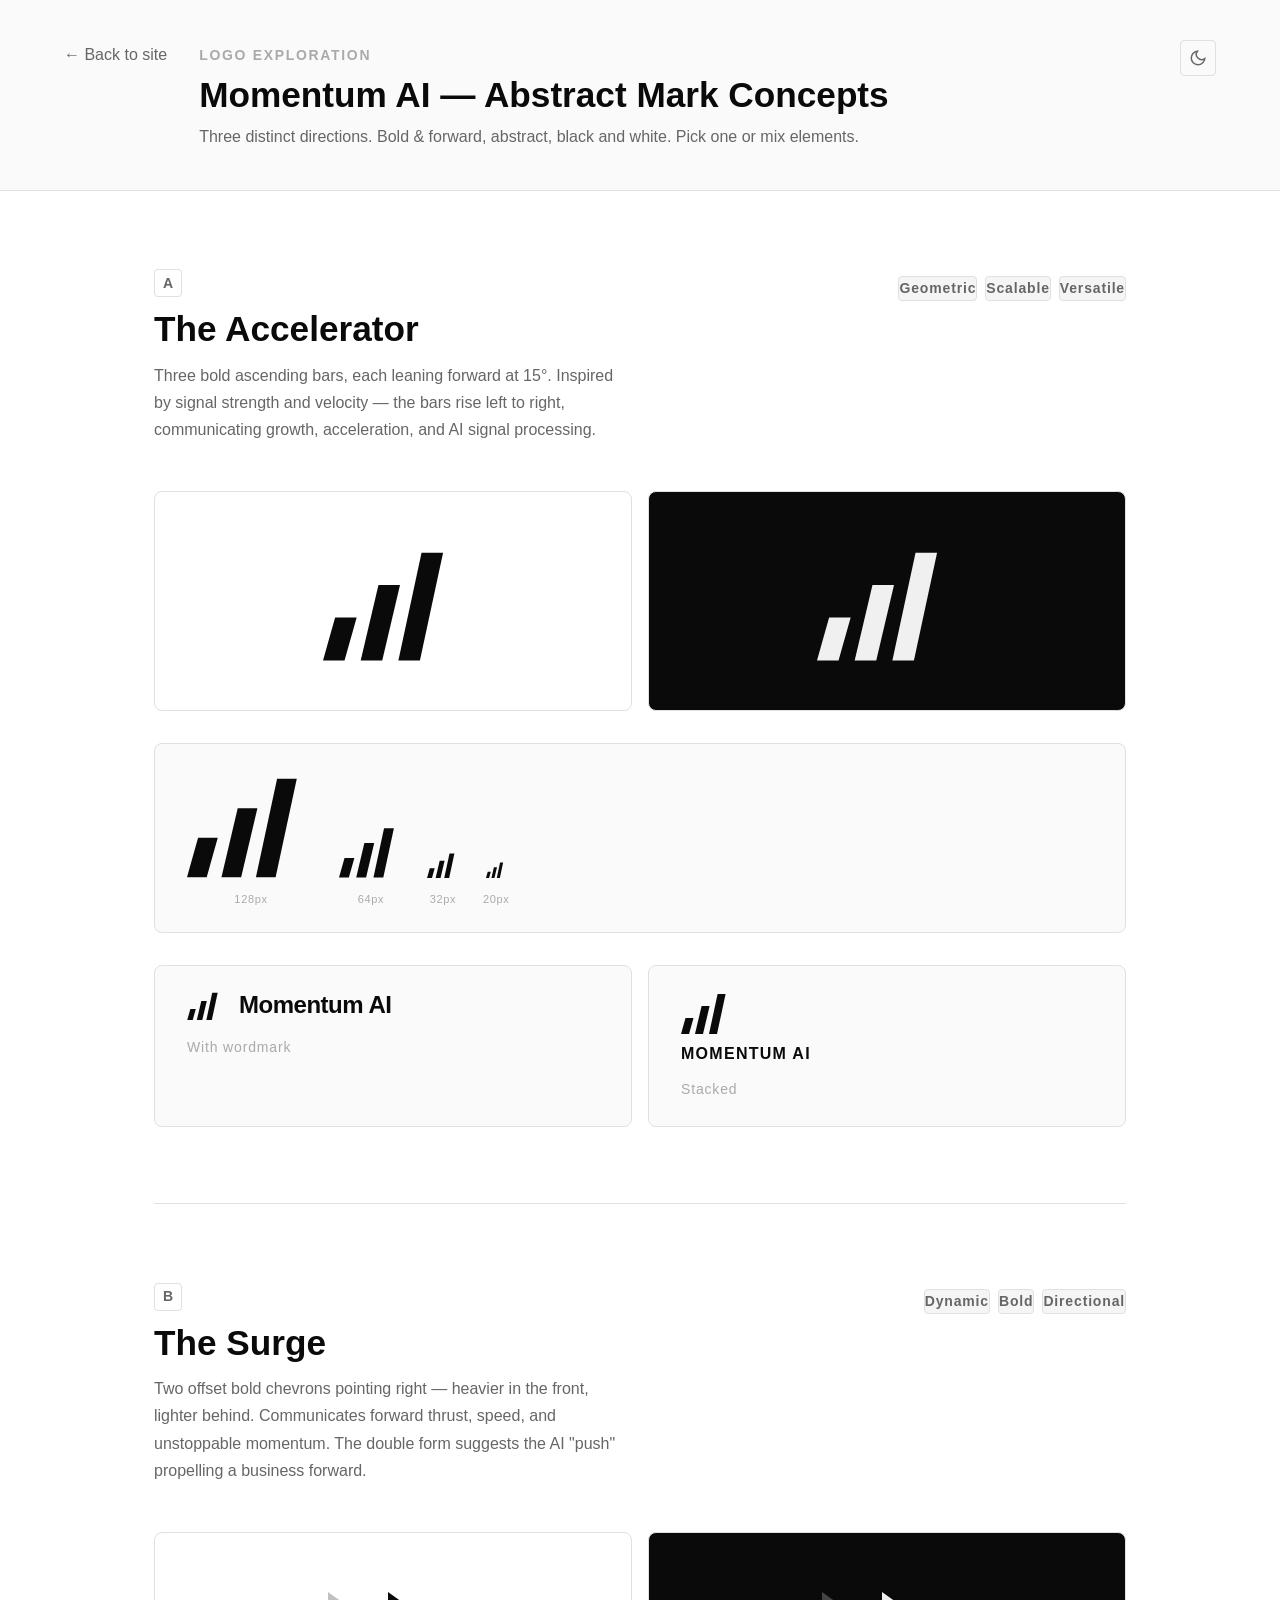
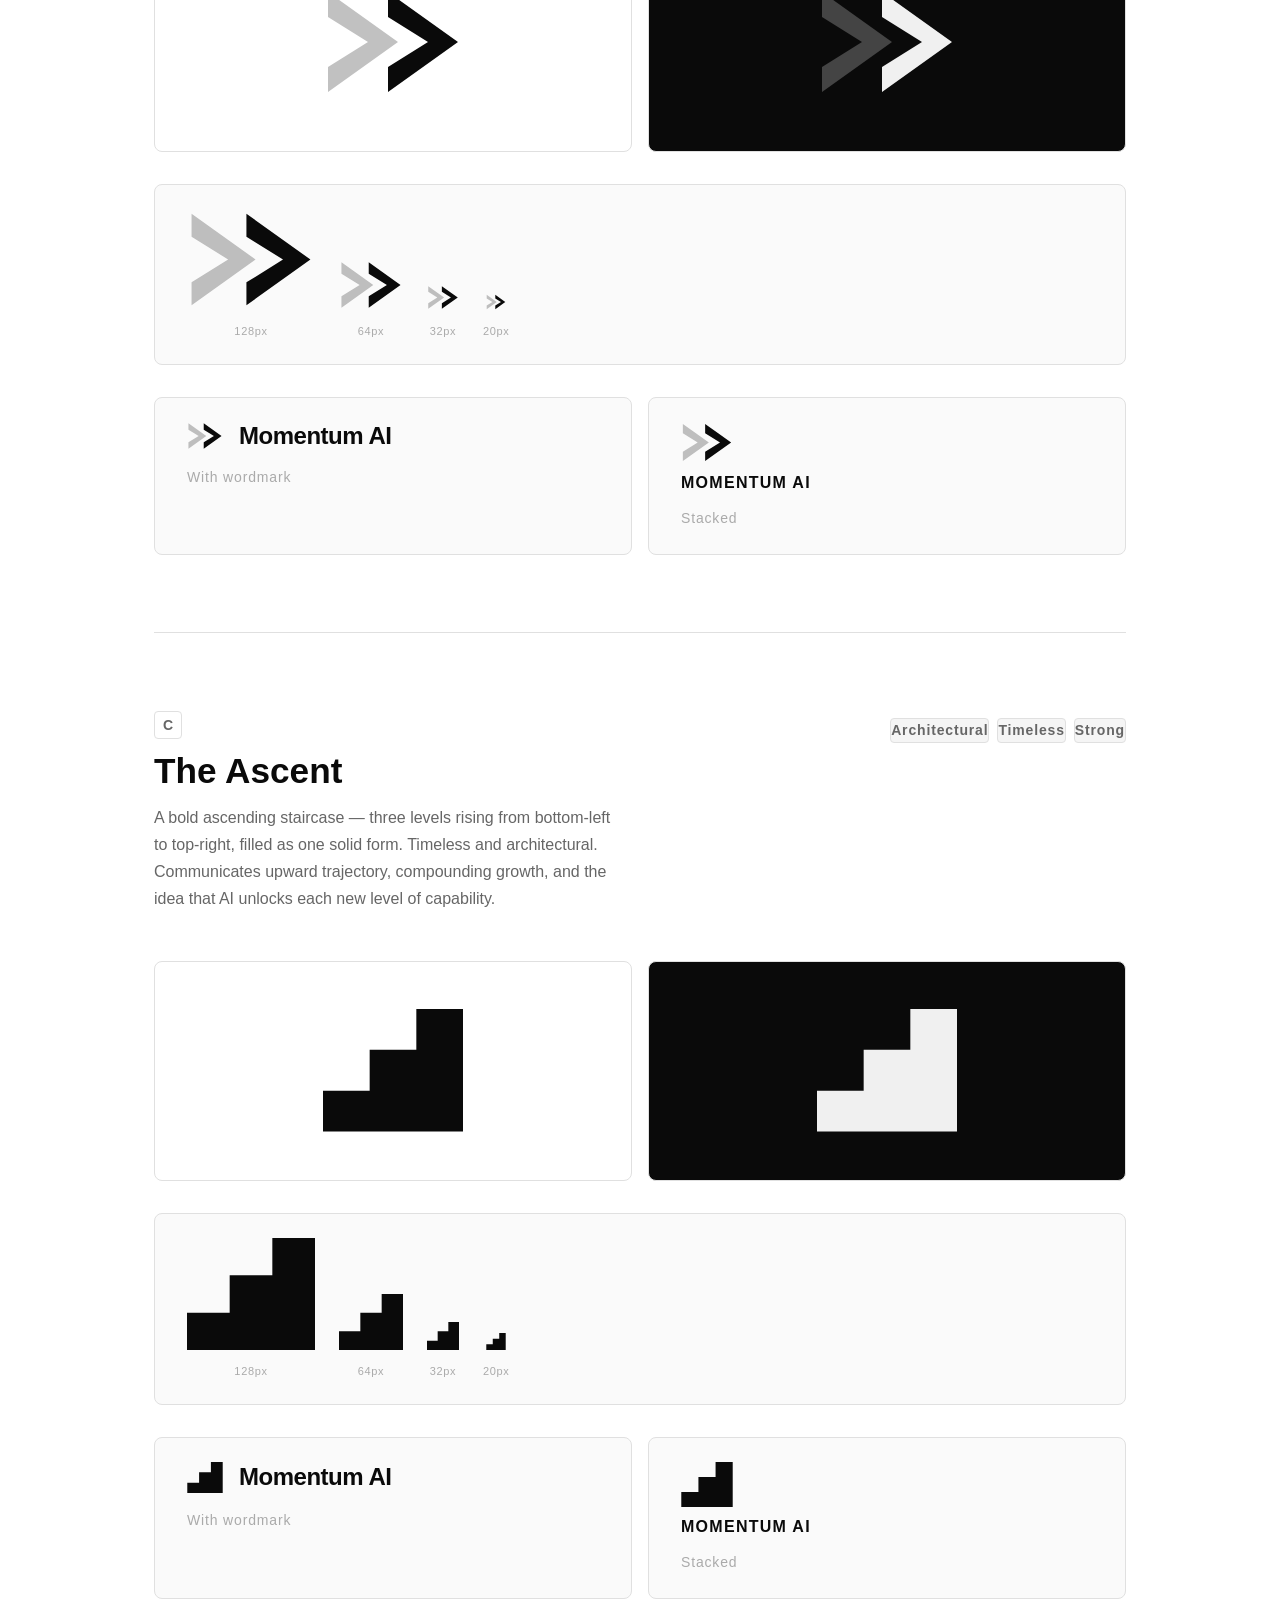
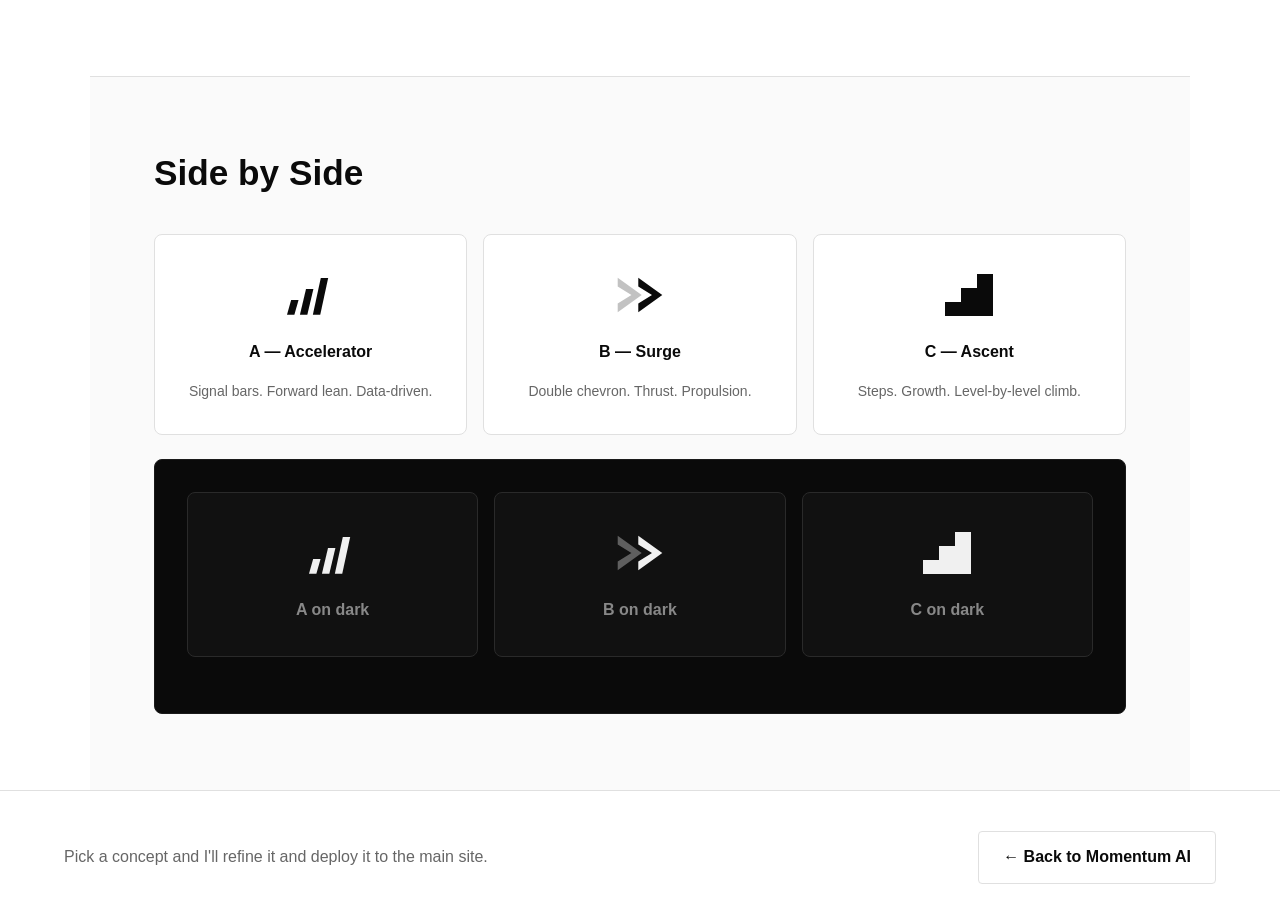
<file: logos.html>
<!DOCTYPE html>
<html lang="en" data-theme="light">
<head>
  <meta charset="UTF-8" />
  <meta name="viewport" content="width=device-width, initial-scale=1.0" />
  <title>Momentum AI — Logo Concepts</title>
  <link href="https://api.fontshare.com/v2/css?f[]=clash-display@400,500,600,700&f[]=satoshi@400,500,700&display=swap" rel="stylesheet" />
  <link rel="stylesheet" href="logos.css" />
</head>
<body>

  <header class="page-header">
    <a href="index.html" class="back-link">← Back to site</a>
    <div class="page-title">
      <span class="label">Logo Exploration</span>
      <h1>Momentum AI — Abstract Mark Concepts</h1>
      <p>Three distinct directions. Bold &amp; forward, abstract, black and white. Pick one or mix elements.</p>
    </div>
    <button class="theme-toggle" data-theme-toggle aria-label="Toggle theme">
      <svg width="18" height="18" viewBox="0 0 24 24" fill="none" stroke="currentColor" stroke-width="2"><path d="M21 12.79A9 9 0 1 1 11.21 3 7 7 0 0 0 21 12.79z"/></svg>
    </button>
  </header>

  <main class="concepts">

    <!-- ======================================
         CONCEPT A: THE ACCELERATOR
         Three bold ascending parallelogram bars
         ====================================== -->
    <section class="concept" id="concept-a">
      <div class="concept__header">
        <div>
          <span class="concept__id">A</span>
          <h2>The Accelerator</h2>
          <p class="concept__desc">Three bold ascending bars, each leaning forward at 15°. Inspired by signal strength and velocity — the bars rise left to right, communicating growth, acceleration, and AI signal processing.</p>
        </div>
        <div class="concept__tags">
          <span class="tag">Geometric</span>
          <span class="tag">Scalable</span>
          <span class="tag">Versatile</span>
        </div>
      </div>

      <div class="concept__showcase">
        <!-- Large hero version -->
        <div class="showcase-hero">
          <div class="mark-display mark-display--light">
            <svg class="logo-a" viewBox="0 0 52 44" fill="none" aria-label="Momentum AI logo concept A — Accelerator">
              <path d="M 0 44 L 8 44 L 12.5 28 L 4.5 28 Z" fill="currentColor"/>
              <path d="M 14 44 L 22 44 L 28.6 16 L 20.6 16 Z" fill="currentColor"/>
              <path d="M 28 44 L 36 44 L 44.6 4 L 36.6 4 Z" fill="currentColor"/>
            </svg>
          </div>
          <div class="mark-display mark-display--dark">
            <svg class="logo-a" viewBox="0 0 52 44" fill="none" aria-label="Momentum AI logo concept A — Accelerator">
              <path d="M 0 44 L 8 44 L 12.5 28 L 4.5 28 Z" fill="currentColor"/>
              <path d="M 14 44 L 22 44 L 28.6 16 L 20.6 16 Z" fill="currentColor"/>
              <path d="M 28 44 L 36 44 L 44.6 4 L 36.6 4 Z" fill="currentColor"/>
            </svg>
          </div>
        </div>

        <!-- Sizes -->
        <div class="size-row">
          <div class="size-cell">
            <svg width="128" height="110" viewBox="0 0 52 44" fill="none">
              <path d="M 0 44 L 8 44 L 12.5 28 L 4.5 28 Z" fill="currentColor"/>
              <path d="M 14 44 L 22 44 L 28.6 16 L 20.6 16 Z" fill="currentColor"/>
              <path d="M 28 44 L 36 44 L 44.6 4 L 36.6 4 Z" fill="currentColor"/>
            </svg>
            <span>128px</span>
          </div>
          <div class="size-cell">
            <svg width="64" height="55" viewBox="0 0 52 44" fill="none">
              <path d="M 0 44 L 8 44 L 12.5 28 L 4.5 28 Z" fill="currentColor"/>
              <path d="M 14 44 L 22 44 L 28.6 16 L 20.6 16 Z" fill="currentColor"/>
              <path d="M 28 44 L 36 44 L 44.6 4 L 36.6 4 Z" fill="currentColor"/>
            </svg>
            <span>64px</span>
          </div>
          <div class="size-cell">
            <svg width="32" height="27" viewBox="0 0 52 44" fill="none">
              <path d="M 0 44 L 8 44 L 12.5 28 L 4.5 28 Z" fill="currentColor"/>
              <path d="M 14 44 L 22 44 L 28.6 16 L 20.6 16 Z" fill="currentColor"/>
              <path d="M 28 44 L 36 44 L 44.6 4 L 36.6 4 Z" fill="currentColor"/>
            </svg>
            <span>32px</span>
          </div>
          <div class="size-cell">
            <svg width="20" height="17" viewBox="0 0 52 44" fill="none">
              <path d="M 0 44 L 8 44 L 12.5 28 L 4.5 28 Z" fill="currentColor"/>
              <path d="M 14 44 L 22 44 L 28.6 16 L 20.6 16 Z" fill="currentColor"/>
              <path d="M 28 44 L 36 44 L 44.6 4 L 36.6 4 Z" fill="currentColor"/>
            </svg>
            <span>20px</span>
          </div>
        </div>

        <!-- With wordmark -->
        <div class="wordmark-row">
          <div class="wordmark-cell">
            <div class="wordmark-combo">
              <svg width="36" height="30" viewBox="0 0 52 44" fill="none">
                <path d="M 0 44 L 8 44 L 12.5 28 L 4.5 28 Z" fill="currentColor"/>
                <path d="M 14 44 L 22 44 L 28.6 16 L 20.6 16 Z" fill="currentColor"/>
                <path d="M 28 44 L 36 44 L 44.6 4 L 36.6 4 Z" fill="currentColor"/>
              </svg>
              <span class="wordmark-text">Momentum AI</span>
            </div>
            <span class="wordmark-label">With wordmark</span>
          </div>
          <div class="wordmark-cell">
            <div class="wordmark-combo wordmark-combo--stacked">
              <svg width="52" height="44" viewBox="0 0 52 44" fill="none">
                <path d="M 0 44 L 8 44 L 12.5 28 L 4.5 28 Z" fill="currentColor"/>
                <path d="M 14 44 L 22 44 L 28.6 16 L 20.6 16 Z" fill="currentColor"/>
                <path d="M 28 44 L 36 44 L 44.6 4 L 36.6 4 Z" fill="currentColor"/>
              </svg>
              <span class="wordmark-text wordmark-text--stacked">Momentum AI</span>
            </div>
            <span class="wordmark-label">Stacked</span>
          </div>
        </div>
      </div>
    </section>

    <div class="divider" aria-hidden="true"></div>

    <!-- ======================================
         CONCEPT B: THE SURGE
         Bold double-chevron forward arrows
         ====================================== -->
    <section class="concept" id="concept-b">
      <div class="concept__header">
        <div>
          <span class="concept__id">B</span>
          <h2>The Surge</h2>
          <p class="concept__desc">Two offset bold chevrons pointing right — heavier in the front, lighter behind. Communicates forward thrust, speed, and unstoppable momentum. The double form suggests the AI "push" propelling a business forward.</p>
        </div>
        <div class="concept__tags">
          <span class="tag">Dynamic</span>
          <span class="tag">Bold</span>
          <span class="tag">Directional</span>
        </div>
      </div>

      <div class="concept__showcase">
        <div class="showcase-hero">
          <div class="mark-display mark-display--light">
            <svg class="logo-b" viewBox="0 0 56 44" fill="none" aria-label="Momentum AI logo concept B — Surge">
              <!-- Front chevron (bold, full) -->
              <path d="M 26 2 L 54 22 L 26 42 L 26 32 L 42 22 L 26 12 Z" fill="currentColor"/>
              <!-- Back chevron (slightly smaller, same weight) -->
              <path d="M 2 2 L 30 22 L 2 42 L 2 32 L 18 22 L 2 12 Z" fill="currentColor" opacity="0.25"/>
            </svg>
          </div>
          <div class="mark-display mark-display--dark">
            <svg class="logo-b" viewBox="0 0 56 44" fill="none" aria-label="Momentum AI logo concept B — Surge">
              <path d="M 26 2 L 54 22 L 26 42 L 26 32 L 42 22 L 26 12 Z" fill="currentColor"/>
              <path d="M 2 2 L 30 22 L 2 42 L 2 32 L 18 22 L 2 12 Z" fill="currentColor" opacity="0.25"/>
            </svg>
          </div>
        </div>

        <div class="size-row">
          <div class="size-cell">
            <svg width="128" height="101" viewBox="0 0 56 44" fill="none">
              <path d="M 26 2 L 54 22 L 26 42 L 26 32 L 42 22 L 26 12 Z" fill="currentColor"/>
              <path d="M 2 2 L 30 22 L 2 42 L 2 32 L 18 22 L 2 12 Z" fill="currentColor" opacity="0.25"/>
            </svg>
            <span>128px</span>
          </div>
          <div class="size-cell">
            <svg width="64" height="50" viewBox="0 0 56 44" fill="none">
              <path d="M 26 2 L 54 22 L 26 42 L 26 32 L 42 22 L 26 12 Z" fill="currentColor"/>
              <path d="M 2 2 L 30 22 L 2 42 L 2 32 L 18 22 L 2 12 Z" fill="currentColor" opacity="0.25"/>
            </svg>
            <span>64px</span>
          </div>
          <div class="size-cell">
            <svg width="32" height="25" viewBox="0 0 56 44" fill="none">
              <path d="M 26 2 L 54 22 L 26 42 L 26 32 L 42 22 L 26 12 Z" fill="currentColor"/>
              <path d="M 2 2 L 30 22 L 2 42 L 2 32 L 18 22 L 2 12 Z" fill="currentColor" opacity="0.25"/>
            </svg>
            <span>32px</span>
          </div>
          <div class="size-cell">
            <svg width="20" height="16" viewBox="0 0 56 44" fill="none">
              <path d="M 26 2 L 54 22 L 26 42 L 26 32 L 42 22 L 26 12 Z" fill="currentColor"/>
              <path d="M 2 2 L 30 22 L 2 42 L 2 32 L 18 22 L 2 12 Z" fill="currentColor" opacity="0.25"/>
            </svg>
            <span>20px</span>
          </div>
        </div>

        <div class="wordmark-row">
          <div class="wordmark-cell">
            <div class="wordmark-combo">
              <svg width="36" height="28" viewBox="0 0 56 44" fill="none">
                <path d="M 26 2 L 54 22 L 26 42 L 26 32 L 42 22 L 26 12 Z" fill="currentColor"/>
                <path d="M 2 2 L 30 22 L 2 42 L 2 32 L 18 22 L 2 12 Z" fill="currentColor" opacity="0.25"/>
              </svg>
              <span class="wordmark-text">Momentum AI</span>
            </div>
            <span class="wordmark-label">With wordmark</span>
          </div>
          <div class="wordmark-cell">
            <div class="wordmark-combo wordmark-combo--stacked">
              <svg width="52" height="41" viewBox="0 0 56 44" fill="none">
                <path d="M 26 2 L 54 22 L 26 42 L 26 32 L 42 22 L 26 12 Z" fill="currentColor"/>
                <path d="M 2 2 L 30 22 L 2 42 L 2 32 L 18 22 L 2 12 Z" fill="currentColor" opacity="0.25"/>
              </svg>
              <span class="wordmark-text wordmark-text--stacked">Momentum AI</span>
            </div>
            <span class="wordmark-label">Stacked</span>
          </div>
        </div>
      </div>
    </section>

    <div class="divider" aria-hidden="true"></div>

    <!-- ======================================
         CONCEPT C: THE ASCENT
         Bold staircase / ascending step form
         ====================================== -->
    <section class="concept" id="concept-c">
      <div class="concept__header">
        <div>
          <span class="concept__id">C</span>
          <h2>The Ascent</h2>
          <p class="concept__desc">A bold ascending staircase — three levels rising from bottom-left to top-right, filled as one solid form. Timeless and architectural. Communicates upward trajectory, compounding growth, and the idea that AI unlocks each new level of capability.</p>
        </div>
        <div class="concept__tags">
          <span class="tag">Architectural</span>
          <span class="tag">Timeless</span>
          <span class="tag">Strong</span>
        </div>
      </div>

      <div class="concept__showcase">
        <div class="showcase-hero">
          <div class="mark-display mark-display--light">
            <svg class="logo-c" viewBox="0 0 48 42" fill="none" aria-label="Momentum AI logo concept C — Ascent">
              <!-- Three ascending steps, filled as one shape -->
              <path d="M 0 42 L 0 28 L 16 28 L 16 14 L 32 14 L 32 0 L 48 0 L 48 42 Z" fill="currentColor"/>
            </svg>
          </div>
          <div class="mark-display mark-display--dark">
            <svg class="logo-c" viewBox="0 0 48 42" fill="none" aria-label="Momentum AI logo concept C — Ascent">
              <path d="M 0 42 L 0 28 L 16 28 L 16 14 L 32 14 L 32 0 L 48 0 L 48 42 Z" fill="currentColor"/>
            </svg>
          </div>
        </div>

        <div class="size-row">
          <div class="size-cell">
            <svg width="128" height="112" viewBox="0 0 48 42" fill="none">
              <path d="M 0 42 L 0 28 L 16 28 L 16 14 L 32 14 L 32 0 L 48 0 L 48 42 Z" fill="currentColor"/>
            </svg>
            <span>128px</span>
          </div>
          <div class="size-cell">
            <svg width="64" height="56" viewBox="0 0 48 42" fill="none">
              <path d="M 0 42 L 0 28 L 16 28 L 16 14 L 32 14 L 32 0 L 48 0 L 48 42 Z" fill="currentColor"/>
            </svg>
            <span>64px</span>
          </div>
          <div class="size-cell">
            <svg width="32" height="28" viewBox="0 0 48 42" fill="none">
              <path d="M 0 42 L 0 28 L 16 28 L 16 14 L 32 14 L 32 0 L 48 0 L 48 42 Z" fill="currentColor"/>
            </svg>
            <span>32px</span>
          </div>
          <div class="size-cell">
            <svg width="20" height="17" viewBox="0 0 48 42" fill="none">
              <path d="M 0 42 L 0 28 L 16 28 L 16 14 L 32 14 L 32 0 L 48 0 L 48 42 Z" fill="currentColor"/>
            </svg>
            <span>20px</span>
          </div>
        </div>

        <div class="wordmark-row">
          <div class="wordmark-cell">
            <div class="wordmark-combo">
              <svg width="36" height="31" viewBox="0 0 48 42" fill="none">
                <path d="M 0 42 L 0 28 L 16 28 L 16 14 L 32 14 L 32 0 L 48 0 L 48 42 Z" fill="currentColor"/>
              </svg>
              <span class="wordmark-text">Momentum AI</span>
            </div>
            <span class="wordmark-label">With wordmark</span>
          </div>
          <div class="wordmark-cell">
            <div class="wordmark-combo wordmark-combo--stacked">
              <svg width="52" height="45" viewBox="0 0 48 42" fill="none">
                <path d="M 0 42 L 0 28 L 16 28 L 16 14 L 32 14 L 32 0 L 48 0 L 48 42 Z" fill="currentColor"/>
              </svg>
              <span class="wordmark-text wordmark-text--stacked">Momentum AI</span>
            </div>
            <span class="wordmark-label">Stacked</span>
          </div>
        </div>
      </div>
    </section>

    <!-- Comparison strip -->
    <section class="comparison">
      <h2>Side by Side</h2>
      <div class="comparison__grid">

        <div class="comparison__item">
          <div class="comparison__mark">
            <svg width="48" height="41" viewBox="0 0 52 44" fill="none">
              <path d="M 0 44 L 8 44 L 12.5 28 L 4.5 28 Z" fill="currentColor"/>
              <path d="M 14 44 L 22 44 L 28.6 16 L 20.6 16 Z" fill="currentColor"/>
              <path d="M 28 44 L 36 44 L 44.6 4 L 36.6 4 Z" fill="currentColor"/>
            </svg>
          </div>
          <p class="comparison__name">A — Accelerator</p>
          <p class="comparison__note">Signal bars. Forward lean. Data-driven.</p>
        </div>

        <div class="comparison__item">
          <div class="comparison__mark">
            <svg width="48" height="38" viewBox="0 0 56 44" fill="none">
              <path d="M 26 2 L 54 22 L 26 42 L 26 32 L 42 22 L 26 12 Z" fill="currentColor"/>
              <path d="M 2 2 L 30 22 L 2 42 L 2 32 L 18 22 L 2 12 Z" fill="currentColor" opacity="0.25"/>
            </svg>
          </div>
          <p class="comparison__name">B — Surge</p>
          <p class="comparison__note">Double chevron. Thrust. Propulsion.</p>
        </div>

        <div class="comparison__item">
          <div class="comparison__mark">
            <svg width="48" height="42" viewBox="0 0 48 42" fill="none">
              <path d="M 0 42 L 0 28 L 16 28 L 16 14 L 32 14 L 32 0 L 48 0 L 48 42 Z" fill="currentColor"/>
            </svg>
          </div>
          <p class="comparison__name">C — Ascent</p>
          <p class="comparison__note">Steps. Growth. Level-by-level climb.</p>
        </div>

      </div>

      <!-- Dark background comparison -->
      <div class="comparison__dark">
        <div class="comparison__grid">
          <div class="comparison__item comparison__item--dark">
            <div class="comparison__mark">
              <svg width="48" height="41" viewBox="0 0 52 44" fill="none">
                <path d="M 0 44 L 8 44 L 12.5 28 L 4.5 28 Z" fill="#f0f0f0"/>
                <path d="M 14 44 L 22 44 L 28.6 16 L 20.6 16 Z" fill="#f0f0f0"/>
                <path d="M 28 44 L 36 44 L 44.6 4 L 36.6 4 Z" fill="#f0f0f0"/>
              </svg>
            </div>
            <p class="comparison__name">A on dark</p>
          </div>
          <div class="comparison__item comparison__item--dark">
            <div class="comparison__mark">
              <svg width="48" height="38" viewBox="0 0 56 44" fill="none">
                <path d="M 26 2 L 54 22 L 26 42 L 26 32 L 42 22 L 26 12 Z" fill="#f0f0f0"/>
                <path d="M 2 2 L 30 22 L 2 42 L 2 32 L 18 22 L 2 12 Z" fill="#f0f0f0" opacity="0.35"/>
              </svg>
            </div>
            <p class="comparison__name">B on dark</p>
          </div>
          <div class="comparison__item comparison__item--dark">
            <div class="comparison__mark">
              <svg width="48" height="42" viewBox="0 0 48 42" fill="none">
                <path d="M 0 42 L 0 28 L 16 28 L 16 14 L 32 14 L 32 0 L 48 0 L 48 42 Z" fill="#f0f0f0"/>
              </svg>
            </div>
            <p class="comparison__name">C on dark</p>
          </div>
        </div>
      </div>
    </section>

  </main>

  <footer class="page-footer">
    <p>Pick a concept and I'll refine it and deploy it to the main site.</p>
    <a href="index.html" class="btn-back">← Back to Momentum AI</a>
  </footer>

  <script>
    // Theme toggle
    (function () {
      const t = document.querySelector('[data-theme-toggle]');
      const r = document.documentElement;
      let d = matchMedia('(prefers-color-scheme: dark)').matches ? 'dark' : 'light';
      r.setAttribute('data-theme', d);
      if (t) {
        t.addEventListener('click', () => {
          d = d === 'dark' ? 'light' : 'dark';
          r.setAttribute('data-theme', d);
          t.innerHTML = d === 'dark'
            ? '<svg width="18" height="18" viewBox="0 0 24 24" fill="none" stroke="currentColor" stroke-width="2"><circle cx="12" cy="12" r="5"/><path d="M12 1v2M12 21v2M4.22 4.22l1.42 1.42M18.36 18.36l1.42 1.42M1 12h2M21 12h2M4.22 19.78l1.42-1.42M18.36 5.64l1.42-1.42"/></svg>'
            : '<svg width="18" height="18" viewBox="0 0 24 24" fill="none" stroke="currentColor" stroke-width="2"><path d="M21 12.79A9 9 0 1 1 11.21 3 7 7 0 0 0 21 12.79z"/></svg>';
        });
      }
    })();
  </script>
</body>
</html>
</file>
<file: style.css>
/* =============================================
   MOMENTUM AI — Black & White Design System
   ============================================= */

/* === DESIGN TOKENS === */
:root,
[data-theme='light'] {
  /* Pure B&W surfaces */
  --color-bg: #ffffff;
  --color-surface: #fafafa;
  --color-surface-2: #f5f5f5;
  --color-surface-offset: #eeeeee;
  --color-border: #e0e0e0;
  --color-divider: #e8e8e8;

  /* Text */
  --color-text: #0a0a0a;
  --color-text-muted: #666666;
  --color-text-faint: #aaaaaa;
  --color-text-inverse: #ffffff;

  /* No color accent — pure black primary */
  --color-primary: #0a0a0a;
  --color-primary-hover: #333333;
  --color-primary-active: #000000;
  --color-primary-highlight: #f0f0f0;

  /* Type */
  --font-display: 'Clash Display', 'Helvetica Neue', sans-serif;
  --font-body: 'Satoshi', 'Inter', sans-serif;

  /* Type scale */
  --text-xs: clamp(0.75rem, 0.7rem + 0.25vw, 0.875rem);
  --text-sm: clamp(0.875rem, 0.8rem + 0.35vw, 1rem);
  --text-base: clamp(1rem, 0.95rem + 0.25vw, 1.125rem);
  --text-lg: clamp(1.125rem, 1rem + 0.75vw, 1.5rem);
  --text-xl: clamp(1.5rem, 1.2rem + 1.25vw, 2.25rem);
  --text-2xl: clamp(2rem, 1.2rem + 2.5vw, 3.5rem);
  --text-3xl: clamp(2.5rem, 1rem + 4vw, 5rem);
  --text-hero: clamp(3rem, 0.5rem + 7vw, 7rem);

  /* Spacing */
  --space-1: 0.25rem;
  --space-2: 0.5rem;
  --space-3: 0.75rem;
  --space-4: 1rem;
  --space-5: 1.25rem;
  --space-6: 1.5rem;
  --space-8: 2rem;
  --space-10: 2.5rem;
  --space-12: 3rem;
  --space-16: 4rem;
  --space-20: 5rem;
  --space-24: 6rem;
  --space-32: 8rem;

  /* Radii */
  --radius-sm: 4px;
  --radius-md: 8px;
  --radius-lg: 12px;
  --radius-xl: 16px;
  --radius-full: 9999px;

  /* Shadows (monochrome) */
  --shadow-sm: 0 1px 3px rgba(0,0,0,0.08);
  --shadow-md: 0 4px 16px rgba(0,0,0,0.10);
  --shadow-lg: 0 12px 40px rgba(0,0,0,0.14);

  /* Content widths */
  --content-narrow: 640px;
  --content-default: 960px;
  --content-wide: 1200px;

  /* Transitions */
  --transition: 180ms cubic-bezier(0.16, 1, 0.3, 1);
}

[data-theme='dark'] {
  --color-bg: #0a0a0a;
  --color-surface: #111111;
  --color-surface-2: #1a1a1a;
  --color-surface-offset: #222222;
  --color-border: #2a2a2a;
  --color-divider: #1e1e1e;
  --color-text: #f0f0f0;
  --color-text-muted: #888888;
  --color-text-faint: #555555;
  --color-text-inverse: #0a0a0a;
  --color-primary: #f0f0f0;
  --color-primary-hover: #cccccc;
  --color-primary-active: #ffffff;
  --color-primary-highlight: #1e1e1e;
  --shadow-sm: 0 1px 3px rgba(0,0,0,0.4);
  --shadow-md: 0 4px 16px rgba(0,0,0,0.5);
  --shadow-lg: 0 12px 40px rgba(0,0,0,0.6);
}

@media (prefers-color-scheme: dark) {
  :root:not([data-theme]) {
    --color-bg: #0a0a0a;
    --color-surface: #111111;
    --color-surface-2: #1a1a1a;
    --color-surface-offset: #222222;
    --color-border: #2a2a2a;
    --color-divider: #1e1e1e;
    --color-text: #f0f0f0;
    --color-text-muted: #888888;
    --color-text-faint: #555555;
    --color-text-inverse: #0a0a0a;
    --color-primary: #f0f0f0;
    --color-primary-hover: #cccccc;
    --shadow-sm: 0 1px 3px rgba(0,0,0,0.4);
    --shadow-md: 0 4px 16px rgba(0,0,0,0.5);
    --shadow-lg: 0 12px 40px rgba(0,0,0,0.6);
  }
}

/* === RESET === */
*, *::before, *::after {
  box-sizing: border-box;
  margin: 0;
  padding: 0;
}

html {
  -webkit-text-size-adjust: none;
  text-size-adjust: none;
  -webkit-font-smoothing: antialiased;
  -moz-osx-font-smoothing: grayscale;
  text-rendering: optimizeLegibility;
  scroll-behavior: smooth;
  scroll-padding-top: 80px;
}

body {
  min-height: 100dvh;
  font-family: var(--font-body);
  font-size: var(--text-base);
  line-height: 1.65;
  color: var(--color-text);
  background: var(--color-bg);
  transition: background var(--transition), color var(--transition);
}

img, svg { display: block; max-width: 100%; }
h1, h2, h3, h4 { text-wrap: balance; line-height: 1.15; font-family: var(--font-display); }
p, li { text-wrap: pretty; }
a { color: inherit; text-decoration: none; }
button { cursor: pointer; background: none; border: none; font: inherit; color: inherit; }

@media (prefers-reduced-motion: reduce) {
  *, *::before, *::after {
    animation-duration: 0.01ms !important;
    transition-duration: 0.01ms !important;
  }
}

/* === LAYOUT HELPERS === */
.container {
  width: 100%;
  max-width: var(--content-wide);
  margin-inline: auto;
  padding-inline: clamp(var(--space-6), 5vw, var(--space-16));
}

.section {
  padding-block: clamp(var(--space-16), 8vw, var(--space-32));
}

/* === REVEAL ANIMATION === */
.reveal {
  opacity: 0;
  transform: translateY(24px);
  transition: opacity 0.6s cubic-bezier(0.16, 1, 0.3, 1),
              transform 0.6s cubic-bezier(0.16, 1, 0.3, 1);
}
.reveal.visible {
  opacity: 1;
  transform: translateY(0);
}

/* === TYPOGRAPHY === */
.label {
  display: inline-block;
  font-family: var(--font-body);
  font-size: var(--text-xs);
  font-weight: 600;
  letter-spacing: 0.12em;
  text-transform: uppercase;
  color: var(--color-text-muted);
  margin-bottom: var(--space-4);
}
.label--inverse {
  color: rgba(255,255,255,0.55);
}

.section-header {
  margin-bottom: clamp(var(--space-12), 6vw, var(--space-20));
}
.section-header h2 {
  font-size: var(--text-2xl);
  font-weight: 600;
  color: var(--color-text);
  margin-top: var(--space-2);
}

/* === BUTTONS === */
.btn {
  display: inline-flex;
  align-items: center;
  gap: var(--space-2);
  padding: var(--space-3) var(--space-6);
  border-radius: var(--radius-sm);
  font-family: var(--font-body);
  font-size: var(--text-sm);
  font-weight: 600;
  letter-spacing: 0.02em;
  transition: all var(--transition);
  cursor: pointer;
  text-decoration: none;
  white-space: nowrap;
}

.btn--primary {
  background: var(--color-primary);
  color: var(--color-text-inverse);
  border: 1.5px solid var(--color-primary);
}
.btn--primary:hover {
  background: var(--color-primary-hover);
  border-color: var(--color-primary-hover);
  transform: translateY(-1px);
  box-shadow: var(--shadow-md);
}

.btn--ghost {
  background: transparent;
  color: var(--color-text);
  border: 1.5px solid var(--color-border);
}
.btn--ghost:hover {
  border-color: var(--color-text);
  transform: translateY(-1px);
}

.btn--outline {
  background: transparent;
  color: var(--color-text);
  border: 1.5px solid var(--color-text);
}
.btn--outline:hover {
  background: var(--color-text);
  color: var(--color-bg);
}

.btn--large {
  padding: var(--space-4) var(--space-8);
  font-size: var(--text-base);
}

/* === NAVIGATION === */
.nav {
  position: sticky;
  top: 0;
  z-index: 100;
  background: var(--color-bg);
  border-bottom: 1px solid var(--color-border);
  backdrop-filter: blur(12px);
  transition: background var(--transition), box-shadow var(--transition);
}

.nav__inner {
  display: flex;
  align-items: center;
  justify-content: space-between;
  max-width: var(--content-wide);
  margin-inline: auto;
  padding-inline: clamp(var(--space-6), 5vw, var(--space-16));
  height: 64px;
}

.nav__logo {
  display: flex;
  align-items: center;
  gap: var(--space-3);
  font-family: var(--font-display);
  font-size: var(--text-base);
  font-weight: 600;
  letter-spacing: -0.01em;
  transition: opacity var(--transition);
}
.nav__logo:hover { opacity: 0.7; }

.nav__links {
  display: flex;
  align-items: center;
  gap: var(--space-8);
}
.nav__links a {
  font-size: var(--text-sm);
  font-weight: 500;
  color: var(--color-text-muted);
  transition: color var(--transition);
}
.nav__links a:hover { color: var(--color-text); }
.nav__links .nav__cta {
  background: var(--color-primary);
  color: var(--color-text-inverse);
  padding: var(--space-2) var(--space-5);
  border-radius: var(--radius-sm);
  font-weight: 600;
  transition: all var(--transition);
}
.nav__links .nav__cta:hover {
  background: var(--color-primary-hover);
  color: var(--color-text-inverse);
}

.nav__right {
  display: flex;
  align-items: center;
  gap: var(--space-4);
}

.theme-toggle {
  display: flex;
  align-items: center;
  justify-content: center;
  width: 36px;
  height: 36px;
  border-radius: var(--radius-sm);
  color: var(--color-text-muted);
  transition: all var(--transition);
}
.theme-toggle:hover {
  background: var(--color-surface-2);
  color: var(--color-text);
}

.nav__hamburger {
  display: none;
  flex-direction: column;
  gap: 5px;
  padding: var(--space-2);
}
.nav__hamburger span {
  display: block;
  width: 22px;
  height: 2px;
  background: var(--color-text);
  border-radius: 2px;
  transition: all var(--transition);
}

.nav__mobile {
  display: none;
  flex-direction: column;
  border-top: 1px solid var(--color-border);
  padding: var(--space-6) clamp(var(--space-6), 5vw, var(--space-16));
  gap: var(--space-5);
  background: var(--color-bg);
}
.nav__mobile a {
  font-size: var(--text-base);
  font-weight: 500;
  color: var(--color-text);
}
.nav__mobile.open { display: flex; }

@media (max-width: 768px) {
  .nav__links { display: none; }
  .nav__hamburger { display: flex; }
}

/* === HERO === */
.hero {
  position: relative;
  min-height: 92dvh;
  display: flex;
  align-items: center;
  overflow: hidden;
  border-bottom: 1px solid var(--color-border);
}

.hero__grid-bg {
  position: absolute;
  inset: 0;
  background-image:
    linear-gradient(var(--color-border) 1px, transparent 1px),
    linear-gradient(90deg, var(--color-border) 1px, transparent 1px);
  background-size: 48px 48px;
  opacity: 0.4;
  mask-image: radial-gradient(ellipse 80% 70% at 50% 40%, black 40%, transparent 100%);
}

.hero__content {
  position: relative;
  z-index: 1;
  padding-block: clamp(var(--space-20), 12vw, var(--space-32));
}

.hero__eyebrow {
  font-size: var(--text-xs);
  font-weight: 600;
  letter-spacing: 0.14em;
  text-transform: uppercase;
  color: var(--color-text-muted);
  margin-bottom: var(--space-6);
  transition-delay: 0ms;
}

.hero__headline {
  font-size: var(--text-hero);
  font-weight: 600;
  letter-spacing: -0.03em;
  line-height: 1.05;
  color: var(--color-text);
  margin-bottom: var(--space-6);
  max-width: 14ch;
  transition-delay: 80ms;
}
.hero__headline em {
  font-style: normal;
  position: relative;
  display: inline-block;
}
.hero__headline em::after {
  content: '';
  position: absolute;
  bottom: 4px;
  left: 0;
  right: 0;
  height: 3px;
  background: var(--color-text);
  opacity: 0.25;
}

.hero__sub {
  font-size: var(--text-lg);
  color: var(--color-text-muted);
  max-width: 52ch;
  line-height: 1.6;
  margin-bottom: var(--space-10);
  font-weight: 400;
  transition-delay: 140ms;
}

.hero__actions {
  display: flex;
  gap: var(--space-4);
  flex-wrap: wrap;
  margin-bottom: clamp(var(--space-12), 6vw, var(--space-20));
  transition-delay: 200ms;
}

.hero__stats {
  display: flex;
  align-items: center;
  gap: var(--space-8);
  flex-wrap: wrap;
  transition-delay: 260ms;
}
.stat { display: flex; flex-direction: column; gap: var(--space-1); }
.stat__num {
  font-family: var(--font-display);
  font-size: var(--text-xl);
  font-weight: 700;
  color: var(--color-text);
  line-height: 1;
}
.stat__label {
  font-size: var(--text-xs);
  color: var(--color-text-muted);
  font-weight: 500;
  letter-spacing: 0.03em;
}
.stat__divider {
  width: 1px;
  height: 40px;
  background: var(--color-border);
}

.hero__scroll-cue {
  position: absolute;
  bottom: var(--space-8);
  left: clamp(var(--space-6), 5vw, var(--space-16));
  display: flex;
  flex-direction: column;
  align-items: center;
  gap: var(--space-3);
  font-size: var(--text-xs);
  letter-spacing: 0.1em;
  text-transform: uppercase;
  color: var(--color-text-faint);
  font-weight: 500;
}

/* === SERVICES === */
.services { background: var(--color-surface); }

.services__grid {
  display: grid;
  grid-template-columns: repeat(auto-fit, minmax(260px, 1fr));
  gap: var(--space-1);
}

.service-card {
  background: var(--color-bg);
  border: 1px solid var(--color-border);
  padding: var(--space-8);
  transition: all var(--transition);
}
.service-card:hover {
  border-color: var(--color-text);
  transform: translateY(-2px);
  box-shadow: var(--shadow-md);
}

.service-card__icon {
  width: 48px;
  height: 48px;
  border: 1px solid var(--color-border);
  border-radius: var(--radius-sm);
  display: flex;
  align-items: center;
  justify-content: center;
  margin-bottom: var(--space-6);
  color: var(--color-text);
  transition: all var(--transition);
}
.service-card:hover .service-card__icon {
  background: var(--color-text);
  color: var(--color-bg);
  border-color: var(--color-text);
}

.service-card h3 {
  font-size: var(--text-lg);
  font-weight: 600;
  margin-bottom: var(--space-3);
  color: var(--color-text);
}
.service-card p {
  font-size: var(--text-sm);
  color: var(--color-text-muted);
  line-height: 1.65;
}

/* stagger cards */
.services__grid .service-card:nth-child(1) { transition-delay: 0ms; }
.services__grid .service-card:nth-child(2) { transition-delay: 80ms; }
.services__grid .service-card:nth-child(3) { transition-delay: 160ms; }
.services__grid .service-card:nth-child(4) { transition-delay: 240ms; }

/* === CASE STUDY === */
.work { background: var(--color-bg); }

.case-study {
  border: 1px solid var(--color-border);
  overflow: hidden;
}

.case-study__meta {
  padding: var(--space-5) var(--space-8);
  border-bottom: 1px solid var(--color-border);
  display: flex;
  gap: var(--space-3);
  background: var(--color-surface);
}
.case-study__tag {
  font-size: var(--text-xs);
  font-weight: 600;
  letter-spacing: 0.08em;
  text-transform: uppercase;
  color: var(--color-text-muted);
  padding: var(--space-1) var(--space-3);
  border: 1px solid var(--color-border);
  border-radius: var(--radius-sm);
}

.case-study__body {
  display: grid;
  grid-template-columns: 1fr 1fr;
  gap: 0;
}

.case-study__text {
  padding: var(--space-10) var(--space-8);
  border-right: 1px solid var(--color-border);
}

.case-study__text h3 {
  font-size: var(--text-xl);
  font-weight: 600;
  margin-bottom: var(--space-4);
}
.case-study__desc {
  font-size: var(--text-sm);
  color: var(--color-text-muted);
  margin-bottom: var(--space-6);
  line-height: 1.7;
}

.case-study__results {
  list-style: none;
  display: flex;
  flex-direction: column;
  gap: var(--space-3);
  margin-bottom: var(--space-8);
}
.case-study__results li {
  display: flex;
  align-items: center;
  gap: var(--space-3);
  font-size: var(--text-sm);
  color: var(--color-text);
  font-weight: 500;
}
.case-study__results svg { flex-shrink: 0; color: var(--color-text); }

.case-study__stack {
  display: flex;
  flex-wrap: wrap;
  gap: var(--space-2);
}
.case-study__stack span {
  font-size: var(--text-xs);
  font-weight: 600;
  padding: var(--space-1) var(--space-3);
  background: var(--color-surface-2);
  border: 1px solid var(--color-border);
  border-radius: var(--radius-sm);
  color: var(--color-text-muted);
  letter-spacing: 0.04em;
}

/* Mockup terminal */
.case-study__visual {
  padding: var(--space-8);
  background: var(--color-surface);
  display: flex;
  align-items: center;
  justify-content: center;
}

.case-study__mockup {
  width: 100%;
  max-width: 420px;
  border: 1px solid var(--color-border);
  border-radius: var(--radius-md);
  overflow: hidden;
  background: var(--color-bg);
  box-shadow: var(--shadow-lg);
}

.mockup__header {
  display: flex;
  align-items: center;
  gap: var(--space-2);
  padding: var(--space-3) var(--space-4);
  background: var(--color-surface-2);
  border-bottom: 1px solid var(--color-border);
  font-size: var(--text-xs);
  color: var(--color-text-muted);
  font-weight: 500;
}
.mockup__dot {
  width: 10px;
  height: 10px;
  border-radius: 50%;
  background: var(--color-border);
}

.mockup__body {
  padding: var(--space-5);
  display: flex;
  flex-direction: column;
  gap: var(--space-3);
}
.mockup__line--label {
  font-size: var(--text-xs);
  font-weight: 700;
  letter-spacing: 0.1em;
  color: var(--color-text-faint);
}
.mockup__bubble {
  padding: var(--space-3) var(--space-4);
  border-radius: var(--radius-sm);
  font-size: var(--text-xs);
  line-height: 1.6;
  max-width: 90%;
}
.mockup__bubble--patient {
  background: var(--color-surface-2);
  border: 1px solid var(--color-border);
  color: var(--color-text);
}
.mockup__bubble--agent {
  background: var(--color-text);
  color: var(--color-bg);
  margin-left: auto;
  align-self: flex-end;
  position: relative;
}

.mockup__typing-dot {
  display: inline-block;
  width: 6px;
  height: 6px;
  border-radius: 50%;
  background: rgba(255,255,255,0.5);
  margin-right: var(--space-2);
  animation: pulse 1.4s ease-in-out infinite;
}

@keyframes pulse {
  0%, 100% { opacity: 0.4; }
  50% { opacity: 1; }
}

.mockup__status {
  display: flex;
  align-items: center;
  gap: var(--space-2);
  font-size: var(--text-xs);
  color: var(--color-text-muted);
  margin-top: var(--space-2);
  padding-top: var(--space-3);
  border-top: 1px solid var(--color-divider);
}
.mockup__pulse {
  width: 7px;
  height: 7px;
  border-radius: 50%;
  background: var(--color-text);
  animation: pulse 1.4s ease-in-out infinite;
}

.work__more {
  margin-top: var(--space-10);
  padding: var(--space-8);
  border: 1px solid var(--color-border);
  display: flex;
  align-items: center;
  justify-content: space-between;
  gap: var(--space-6);
  flex-wrap: wrap;
}
.work__more p {
  font-size: var(--text-base);
  color: var(--color-text-muted);
  font-weight: 400;
}

@media (max-width: 768px) {
  .case-study__body { grid-template-columns: 1fr; }
  .case-study__text { border-right: none; border-bottom: 1px solid var(--color-border); }
}

/* === ABOUT === */
.about { background: var(--color-surface); }

.about__inner {
  display: grid;
  grid-template-columns: 1fr auto;
  gap: clamp(var(--space-12), 6vw, var(--space-24));
  align-items: start;
}

.about__text h2 {
  font-size: var(--text-2xl);
  font-weight: 600;
  margin-bottom: var(--space-6);
}
.about__text p {
  font-size: var(--text-base);
  color: var(--color-text-muted);
  margin-bottom: var(--space-5);
  max-width: 60ch;
  line-height: 1.75;
}

.about__badges {
  display: flex;
  flex-wrap: wrap;
  gap: var(--space-2);
  margin-top: var(--space-8);
}
.badge {
  font-size: var(--text-xs);
  font-weight: 600;
  letter-spacing: 0.04em;
  padding: var(--space-2) var(--space-4);
  border: 1px solid var(--color-border);
  border-radius: var(--radius-sm);
  color: var(--color-text-muted);
  background: var(--color-bg);
  transition: all var(--transition);
}
.badge:hover { border-color: var(--color-text); color: var(--color-text); }

.about__figure { flex-shrink: 0; }

.about__card {
  width: 240px;
  border: 1px solid var(--color-border);
  background: var(--color-bg);
  padding: var(--space-8);
  display: flex;
  flex-direction: column;
  align-items: center;
  text-align: center;
  gap: var(--space-2);
  box-shadow: var(--shadow-md);
}
.about__card-icon { margin-bottom: var(--space-4); }
.about__card-name {
  font-family: var(--font-display);
  font-size: var(--text-base);
  font-weight: 600;
  color: var(--color-text);
}
.about__card-title {
  font-size: var(--text-xs);
  color: var(--color-text-muted);
  font-weight: 500;
}
.about__card-school {
  font-size: var(--text-xs);
  color: var(--color-text-faint);
}
.about__card-links {
  display: flex;
  gap: var(--space-4);
  margin-top: var(--space-4);
  padding-top: var(--space-4);
  border-top: 1px solid var(--color-border);
  width: 100%;
  justify-content: center;
}
.about__card-links a {
  color: var(--color-text-muted);
  transition: color var(--transition);
}
.about__card-links a:hover { color: var(--color-text); }

@media (max-width: 768px) {
  .about__inner { grid-template-columns: 1fr; }
  .about__figure { display: none; }
}

/* === CONTACT === */
.contact { background: #0a0a0a; }

.contact__inner {
  display: flex;
  align-items: center;
  justify-content: space-between;
  gap: var(--space-12);
  flex-wrap: wrap;
}

.contact__text h2 {
  font-size: var(--text-2xl);
  font-weight: 600;
  color: #ffffff;
  margin-bottom: var(--space-4);
  max-width: 22ch;
}
.contact__text p {
  font-size: var(--text-base);
  color: rgba(255,255,255,0.55);
  max-width: 48ch;
  margin-bottom: var(--space-6);
  line-height: 1.7;
}

.contact__email {
  display: inline-flex;
  align-items: center;
  gap: var(--space-2);
  font-size: var(--text-sm);
  color: rgba(255,255,255,0.7);
  font-weight: 500;
  transition: color var(--transition);
}
.contact__email:hover { color: #ffffff; }

.contact__actions {
  display: flex;
  flex-direction: column;
  align-items: flex-start;
  gap: var(--space-4);
  flex-shrink: 0;
}

/* Invert buttons on dark contact section */
.contact .btn--primary {
  background: #ffffff;
  color: #0a0a0a;
  border-color: #ffffff;
}
.contact .btn--primary:hover {
  background: #e8e8e8;
  border-color: #e8e8e8;
}

.contact__note {
  font-size: var(--text-xs);
  color: rgba(255,255,255,0.4);
  font-weight: 500;
}

/* === FOOTER === */
.footer {
  background: var(--color-surface);
  border-top: 1px solid var(--color-border);
  padding-block: var(--space-8);
}
.footer__inner {
  display: flex;
  align-items: center;
  justify-content: space-between;
  gap: var(--space-6);
  flex-wrap: wrap;
}
.footer__brand {
  display: flex;
  align-items: center;
  gap: var(--space-3);
  font-family: var(--font-display);
  font-size: var(--text-sm);
  font-weight: 600;
}
.footer__copy {
  font-size: var(--text-xs);
  color: var(--color-text-faint);
}
.footer__links {
  display: flex;
  gap: var(--space-6);
}
.footer__links a {
  font-size: var(--text-xs);
  font-weight: 500;
  color: var(--color-text-muted);
  transition: color var(--transition);
}
.footer__links a:hover { color: var(--color-text); }

/* === FOCUS === */
:focus-visible {
  outline: 2px solid var(--color-text);
  outline-offset: 3px;
  border-radius: var(--radius-sm);
}
</file>
<file: logos.css>
/* === MOMENTUM AI — Logo Concepts Page === */

:root, [data-theme='light'] {
  --color-bg: #ffffff;
  --color-surface: #fafafa;
  --color-surface-2: #f5f5f5;
  --color-border: #e0e0e0;
  --color-text: #0a0a0a;
  --color-text-muted: #666666;
  --color-text-faint: #aaaaaa;
  --color-text-inverse: #ffffff;
  --color-primary: #0a0a0a;
  --font-display: 'Clash Display', 'Helvetica Neue', sans-serif;
  --font-body: 'Satoshi', 'Inter', sans-serif;
  --text-xs: clamp(0.75rem, 0.7rem + 0.25vw, 0.875rem);
  --text-sm: clamp(0.875rem, 0.8rem + 0.35vw, 1rem);
  --text-base: clamp(1rem, 0.95rem + 0.25vw, 1.125rem);
  --text-lg: clamp(1.125rem, 1rem + 0.75vw, 1.5rem);
  --text-xl: clamp(1.5rem, 1.2rem + 1.25vw, 2.25rem);
  --text-2xl: clamp(2rem, 1.2rem + 2.5vw, 3rem);
  --space-2: 0.5rem; --space-3: 0.75rem; --space-4: 1rem;
  --space-5: 1.25rem; --space-6: 1.5rem; --space-8: 2rem;
  --space-10: 2.5rem; --space-12: 3rem; --space-16: 4rem;
  --space-20: 5rem; --space-24: 6rem;
  --radius-sm: 4px; --radius-md: 8px;
  --shadow-md: 0 4px 16px rgba(0,0,0,0.10);
  --shadow-lg: 0 16px 48px rgba(0,0,0,0.14);
  --transition: 180ms cubic-bezier(0.16, 1, 0.3, 1);
}

[data-theme='dark'] {
  --color-bg: #0a0a0a;
  --color-surface: #111111;
  --color-surface-2: #1a1a1a;
  --color-border: #2a2a2a;
  --color-text: #f0f0f0;
  --color-text-muted: #888888;
  --color-text-faint: #555555;
  --color-text-inverse: #0a0a0a;
  --color-primary: #f0f0f0;
  --shadow-md: 0 4px 16px rgba(0,0,0,0.5);
  --shadow-lg: 0 16px 48px rgba(0,0,0,0.6);
}

@media (prefers-color-scheme: dark) {
  :root:not([data-theme]) {
    --color-bg: #0a0a0a; --color-surface: #111111;
    --color-surface-2: #1a1a1a; --color-border: #2a2a2a;
    --color-text: #f0f0f0; --color-text-muted: #888888;
    --color-text-faint: #555555; --color-text-inverse: #0a0a0a;
    --color-primary: #f0f0f0;
  }
}

*, *::before, *::after { box-sizing: border-box; margin: 0; padding: 0; }
html { -webkit-font-smoothing: antialiased; text-rendering: optimizeLegibility; scroll-behavior: smooth; }
body {
  font-family: var(--font-body);
  font-size: var(--text-base);
  line-height: 1.65;
  color: var(--color-text);
  background: var(--color-bg);
  transition: background var(--transition), color var(--transition);
}
h1, h2, h3 { font-family: var(--font-display); text-wrap: balance; line-height: 1.15; }
img, svg { display: block; max-width: 100%; }
a { color: inherit; text-decoration: none; }
button { cursor: pointer; background: none; border: none; font: inherit; color: inherit; }

/* Page Header */
.page-header {
  display: flex;
  align-items: flex-start;
  justify-content: space-between;
  gap: var(--space-8);
  padding: var(--space-10) clamp(var(--space-6), 6vw, var(--space-16));
  border-bottom: 1px solid var(--color-border);
  background: var(--color-surface);
  position: sticky;
  top: 0;
  z-index: 10;
  backdrop-filter: blur(12px);
}

.back-link {
  font-size: var(--text-sm);
  font-weight: 500;
  color: var(--color-text-muted);
  transition: color var(--transition);
  white-space: nowrap;
  padding-top: 2px;
}
.back-link:hover { color: var(--color-text); }

.page-title { flex: 1; }
.label {
  display: inline-block;
  font-size: var(--text-xs);
  font-weight: 600;
  letter-spacing: 0.12em;
  text-transform: uppercase;
  color: var(--color-text-faint);
  margin-bottom: var(--space-2);
}
.page-title h1 {
  font-size: var(--text-xl);
  font-weight: 600;
  color: var(--color-text);
  margin-bottom: var(--space-2);
}
.page-title p {
  font-size: var(--text-sm);
  color: var(--color-text-muted);
}

.theme-toggle {
  display: flex;
  align-items: center;
  justify-content: center;
  width: 36px;
  height: 36px;
  border-radius: var(--radius-sm);
  color: var(--color-text-muted);
  border: 1px solid var(--color-border);
  transition: all var(--transition);
  flex-shrink: 0;
}
.theme-toggle:hover { color: var(--color-text); border-color: var(--color-text); }

/* Concepts */
.concepts { max-width: 1100px; margin-inline: auto; }

.concept {
  padding: clamp(var(--space-12), 6vw, var(--space-20)) clamp(var(--space-6), 6vw, var(--space-16));
}

.concept__header {
  display: flex;
  align-items: flex-start;
  justify-content: space-between;
  gap: var(--space-8);
  margin-bottom: var(--space-12);
  flex-wrap: wrap;
}

.concept__id {
  display: inline-flex;
  align-items: center;
  justify-content: center;
  width: 28px;
  height: 28px;
  border: 1.5px solid var(--color-border);
  border-radius: var(--radius-sm);
  font-size: var(--text-xs);
  font-weight: 700;
  font-family: var(--font-display);
  color: var(--color-text-muted);
  margin-bottom: var(--space-3);
}

.concept__header h2 {
  font-size: var(--text-xl);
  font-weight: 600;
  margin-bottom: var(--space-3);
}
.concept__desc {
  font-size: var(--text-sm);
  color: var(--color-text-muted);
  max-width: 52ch;
  line-height: 1.7;
}

.concept__tags {
  display: flex;
  gap: var(--space-2);
  flex-shrink: 0;
  flex-wrap: wrap;
  align-items: flex-start;
  padding-top: var(--space-2);
}
.tag {
  font-size: var(--text-xs);
  font-weight: 600;
  letter-spacing: 0.06em;
  padding: var(--space-1) var(--space-3);
  border: 1px solid var(--color-border);
  border-radius: var(--radius-sm);
  color: var(--color-text-muted);
  background: var(--color-surface-2);
}

/* Showcase */
.concept__showcase {
  display: flex;
  flex-direction: column;
  gap: var(--space-8);
}

.showcase-hero {
  display: grid;
  grid-template-columns: 1fr 1fr;
  gap: var(--space-4);
}

.mark-display {
  display: flex;
  align-items: center;
  justify-content: center;
  height: 220px;
  border: 1px solid var(--color-border);
  border-radius: var(--radius-md);
}
.mark-display--light {
  background: #ffffff;
}
.mark-display--dark {
  background: #0a0a0a;
}
.mark-display--light svg {
  color: #0a0a0a;
  width: clamp(80px, 14vw, 140px);
  height: auto;
}
.mark-display--dark svg {
  color: #f0f0f0;
  width: clamp(80px, 14vw, 140px);
  height: auto;
}

/* Sizing row */
.size-row {
  display: flex;
  align-items: flex-end;
  gap: var(--space-6);
  padding: var(--space-6) var(--space-8);
  background: var(--color-surface);
  border: 1px solid var(--color-border);
  border-radius: var(--radius-md);
  flex-wrap: wrap;
}
.size-cell {
  display: flex;
  flex-direction: column;
  align-items: center;
  gap: var(--space-3);
}
.size-cell svg {
  color: var(--color-text);
}
.size-cell span {
  font-size: 11px;
  font-weight: 500;
  color: var(--color-text-faint);
  letter-spacing: 0.06em;
}

/* Wordmark row */
.wordmark-row {
  display: grid;
  grid-template-columns: 1fr 1fr;
  gap: var(--space-4);
}
.wordmark-cell {
  display: flex;
  flex-direction: column;
  gap: var(--space-4);
  padding: var(--space-6) var(--space-8);
  border: 1px solid var(--color-border);
  border-radius: var(--radius-md);
  background: var(--color-surface);
}
.wordmark-combo {
  display: flex;
  align-items: center;
  gap: var(--space-4);
}
.wordmark-combo svg {
  color: var(--color-text);
  flex-shrink: 0;
}
.wordmark-text {
  font-family: var(--font-display);
  font-size: var(--text-lg);
  font-weight: 600;
  color: var(--color-text);
  letter-spacing: -0.02em;
  line-height: 1;
}
.wordmark-combo--stacked {
  flex-direction: column;
  gap: var(--space-3);
  align-items: flex-start;
}
.wordmark-text--stacked {
  font-size: var(--text-sm);
  letter-spacing: 0.08em;
  font-weight: 600;
  text-transform: uppercase;
}
.wordmark-label {
  font-size: var(--text-xs);
  color: var(--color-text-faint);
  font-weight: 500;
  letter-spacing: 0.06em;
}

/* Divider */
.divider {
  height: 1px;
  background: var(--color-border);
  margin-inline: clamp(var(--space-6), 6vw, var(--space-16));
}

/* Comparison */
.comparison {
  padding: clamp(var(--space-12), 6vw, var(--space-20)) clamp(var(--space-6), 6vw, var(--space-16));
  background: var(--color-surface);
  border-top: 1px solid var(--color-border);
}
.comparison h2 {
  font-size: var(--text-xl);
  font-weight: 600;
  margin-bottom: var(--space-10);
}

.comparison__grid {
  display: grid;
  grid-template-columns: repeat(3, 1fr);
  gap: var(--space-4);
  margin-bottom: var(--space-6);
}

.comparison__item {
  display: flex;
  flex-direction: column;
  align-items: center;
  gap: var(--space-4);
  padding: var(--space-8);
  background: var(--color-bg);
  border: 1px solid var(--color-border);
  border-radius: var(--radius-md);
  text-align: center;
  transition: border-color 180ms, box-shadow 180ms;
}
.comparison__item:hover {
  border-color: var(--color-text);
  box-shadow: var(--shadow-md);
}
.comparison__mark { height: 56px; display: flex; align-items: center; justify-content: center; }
.comparison__mark svg { color: var(--color-text); }
.comparison__name {
  font-family: var(--font-display);
  font-size: var(--text-sm);
  font-weight: 600;
  color: var(--color-text);
}
.comparison__note {
  font-size: var(--text-xs);
  color: var(--color-text-muted);
  line-height: 1.5;
}

/* Dark comparison */
.comparison__dark {
  background: #0a0a0a;
  border: 1px solid #1a1a1a;
  border-radius: var(--radius-md);
  padding: var(--space-8);
}
.comparison__item--dark {
  background: #111111;
  border-color: #2a2a2a;
}
.comparison__item--dark .comparison__name,
.comparison__item--dark .comparison__note {
  color: #888888;
}
.comparison__item--dark:hover { border-color: #f0f0f0; }

/* Footer */
.page-footer {
  padding: var(--space-10) clamp(var(--space-6), 6vw, var(--space-16));
  border-top: 1px solid var(--color-border);
  display: flex;
  align-items: center;
  justify-content: space-between;
  gap: var(--space-6);
  flex-wrap: wrap;
}
.page-footer p { font-size: var(--text-sm); color: var(--color-text-muted); }
.btn-back {
  font-size: var(--text-sm);
  font-weight: 600;
  padding: var(--space-3) var(--space-6);
  border: 1.5px solid var(--color-border);
  border-radius: var(--radius-sm);
  color: var(--color-text);
  transition: all var(--transition);
}
.btn-back:hover { border-color: var(--color-text); }

@media (max-width: 640px) {
  .showcase-hero { grid-template-columns: 1fr; }
  .wordmark-row { grid-template-columns: 1fr; }
  .comparison__grid { grid-template-columns: 1fr; }
  .concept__header { flex-direction: column; }
  .page-header { flex-wrap: wrap; }
}
</file>
